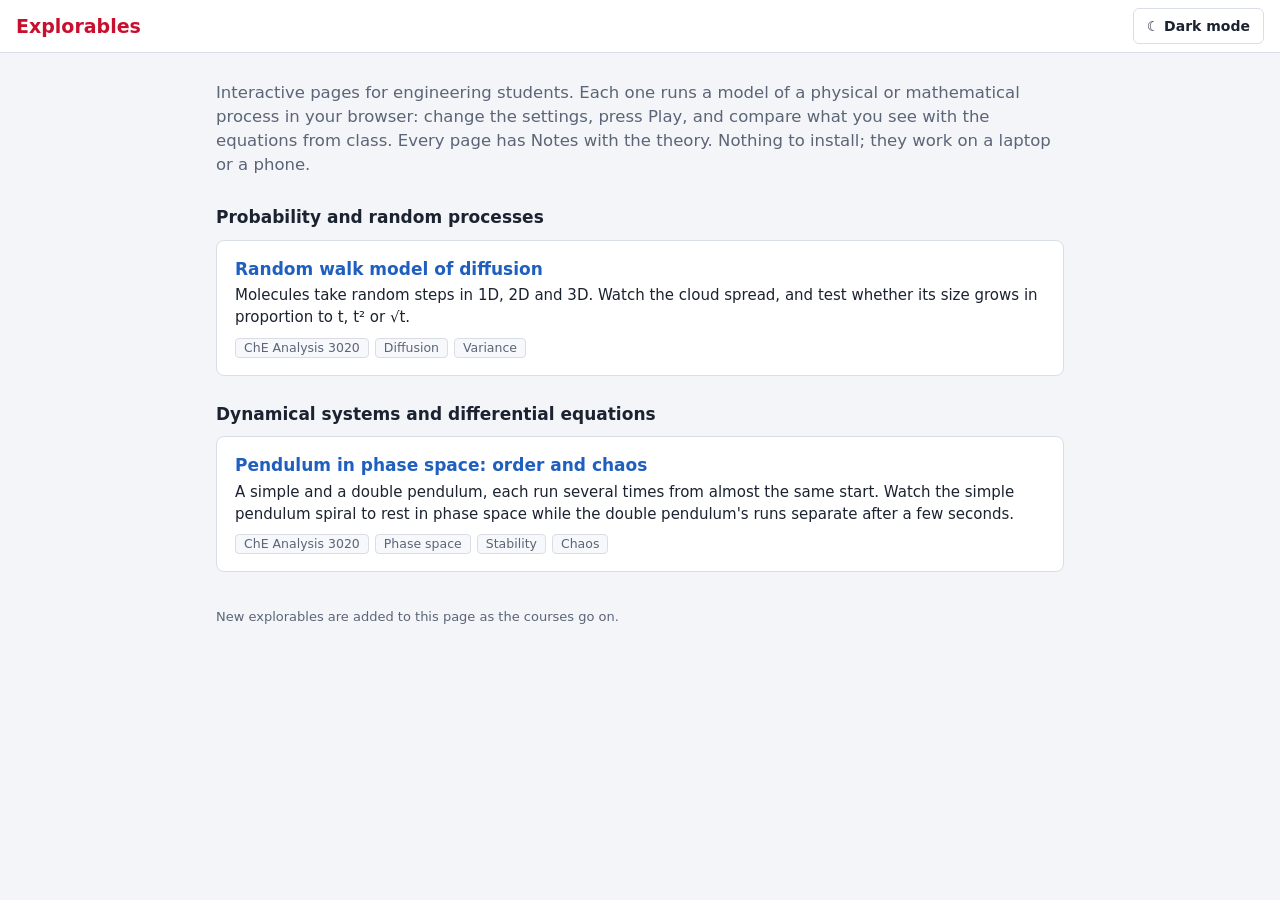
<file: index.html>
<!doctype html>
<html lang="en">
<head>
<meta charset="utf-8">
<meta name="viewport" content="width=device-width,initial-scale=1">
<title>Explorables</title>
<meta name="description" content="Interactive pages that let you change a model and watch what happens.">
<link rel="stylesheet" href="theme/explorables.css">
<script src="theme/explorables.js"></script>
<style>
main{max-width:calc(880px*var(--s));margin:0 auto;padding:28px 16px 56px}
.lead{margin:0 0 28px;color:var(--muted);font-size:calc(16.5px*var(--s))}
h2.group{font-size:calc(17px*var(--s));margin:26px 0 10px}
a.entry{display:block;background:var(--surface);border:1px solid var(--border);border-radius:var(--radius);padding:16px 18px;margin:0 0 12px;color:inherit;text-decoration:none}
a.entry:hover,a.entry:focus-visible{border-color:var(--primary)}
.entry h3{margin:0 0 4px;font-size:calc(17px*var(--s));color:var(--primary)}
.entry p{margin:0 0 8px}
.tag{display:inline-block;font-size:calc(12.5px*var(--s));background:var(--surface-2);border:1px solid var(--border);color:var(--muted);border-radius:4px;padding:0 8px;margin-right:6px}
footer{margin-top:36px;font-size:calc(13px*var(--s));color:var(--muted)}
</style>
</head>
<body>
<div class="xp-app">
  <header class="xp-header">
    <h1>Explorables</h1>
    <span class="xp-spacer"></span>
    <button class="btn btn-quiet xp-theme" type="button"></button>
  </header>
  <main>
    <p class="lead">Interactive pages for engineering students. Each one runs a model of a physical or mathematical process in your browser: change the settings, press Play, and compare what you see with the equations from class. Every page has Notes with the theory. Nothing to install; they work on a laptop or a phone.</p>

    <h2 class="group">Probability and random processes</h2>
    <a class="entry" href="random-walk-diffusion/">
      <h3>Random walk model of diffusion</h3>
      <p>Molecules take random steps in 1D, 2D and 3D. Watch the cloud spread, and test whether its size grows in proportion to t, t² or √t.</p>
      <span class="tag">ChE Analysis 3020</span><span class="tag">Diffusion</span><span class="tag">Variance</span>
    </a>

    <h2 class="group">Dynamical systems and differential equations</h2>
    <a class="entry" href="pendulum-phase-space/">
      <h3>Pendulum in phase space: order and chaos</h3>
      <p>A simple and a double pendulum, each run several times from almost the same start. Watch the simple pendulum spiral to rest in phase space while the double pendulum's runs separate after a few seconds.</p>
      <span class="tag">ChE Analysis 3020</span><span class="tag">Phase space</span><span class="tag">Stability</span><span class="tag">Chaos</span>
    </a>

    <footer>New explorables are added to this page as the courses go on.</footer>
  </main>
</div>
<script>XP.init();</script>
</body>
</html>
</file>
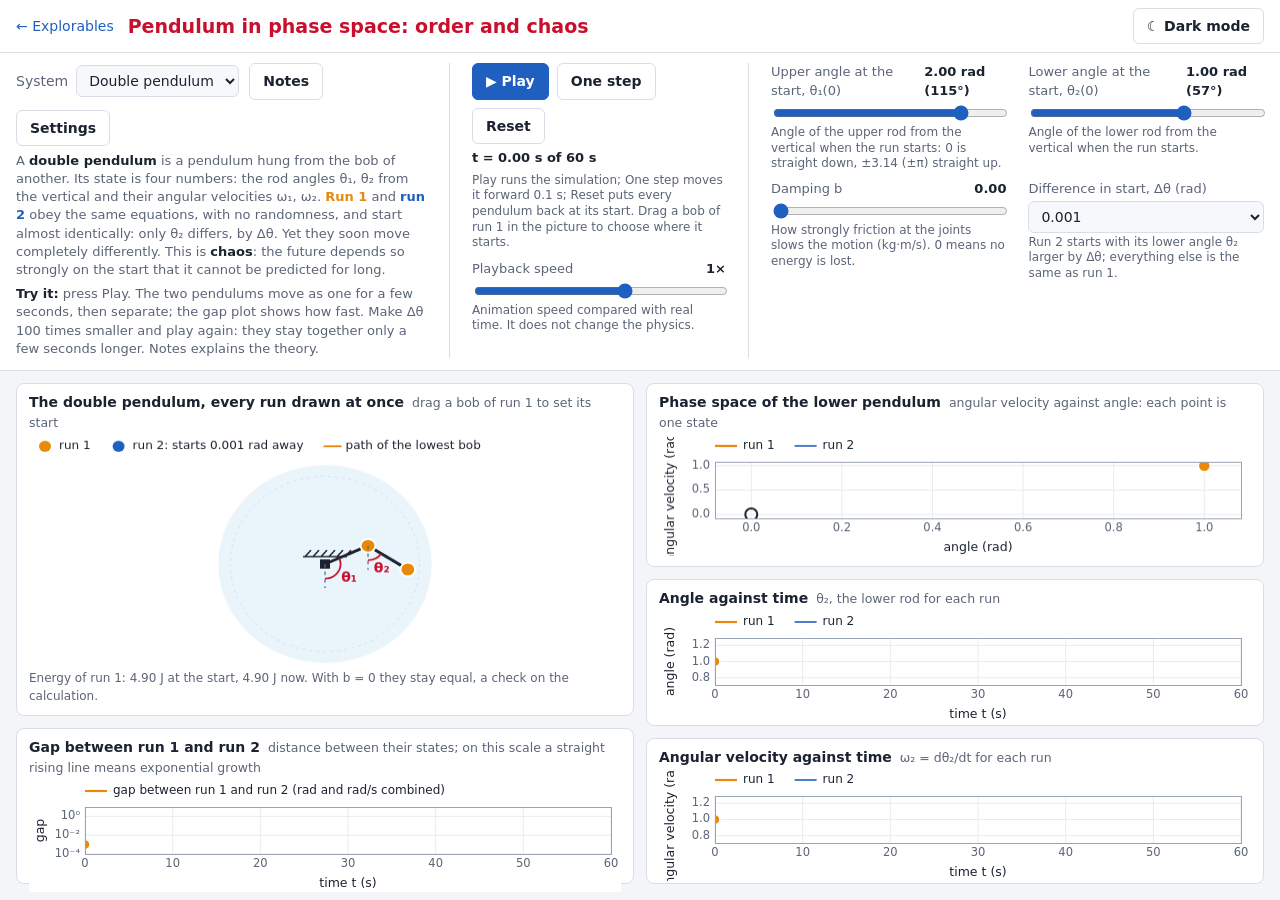
<file: pendulum-phase-space/index.html>
<!doctype html>
<html lang="en">
<head>
<meta charset="utf-8">
<meta name="viewport" content="width=device-width,initial-scale=1">
<title>Pendulum Phase Space</title>
<meta name="description" content="A simple and a double pendulum, each run twice from almost the same start: watch one stay predictable and the other become chaotic, in the picture and in phase space.">
<link rel="stylesheet" href="../theme/explorables.css">
<script src="../theme/explorables.js"></script>
<style>
.card.main canvas{cursor:grab}
.card.main canvas.drag{cursor:grabbing}
.card.phase{flex:1.3 1 0}
.card.main.grow{flex:2.3 1 0}
#energy{min-height:17px}
[data-mode].off{display:none!important}
.xp-dial select{width:100%}
@media (min-width:1000px){.xp-results .card canvas{min-height:110px}}
@media (max-width:999px){.card.phase,.card.main.grow{flex:none}}
</style>
</head>
<body>
<div class="xp-app fit">
  <header class="xp-header">
    <a class="xp-back" href="../">← Explorables</a>
    <h1>Pendulum in phase space: order and chaos</h1>
    <span class="xp-spacer"></span>
    <button class="btn btn-quiet xp-theme" type="button"></button>
  </header>

  <section class="xp-controls">
    <div class="xp-deck">
      <div class="xp-about">
        <div class="xp-row">
          <label class="xp-field">System
            <select id="mode"><option value="simple">Simple pendulum</option><option value="double" selected>Double pendulum</option></select>
          </label>
          <button class="btn" type="button" data-open="notes">Notes</button>
          <button class="btn" type="button" data-open="settings">Settings</button>
        </div>
        <p id="about"></p>
        <p id="try"></p>
      </div>
      <div class="xp-run">
        <div class="xp-run-buttons">
          <button class="btn btn-primary" type="button" id="play">▶ Play</button>
          <button class="btn" type="button" id="step">One step</button>
          <button class="btn" type="button" id="reset">Reset</button>
        </div>
        <span class="xp-status" id="status"></span>
        <span class="hint">Play runs the simulation; One step moves it forward 0.1 s; Reset puts every pendulum back at its start. Drag a bob of run 1 in the picture to choose where it starts.</span>
        <label class="xp-dial" style="max-width:none;flex:none;margin-top:4px"><span class="top">Playback speed<span class="val" id="speedV"></span></span><input type="range" id="speed" min="0" max="5" step="1" value="3"><span class="hint">Animation speed compared with real time. It does not change the physics.</span></label>
      </div>
      <div class="xp-dialgrid">
        <label class="xp-dial"><span class="top"><span id="th1Name"></span><span class="val" id="th1V"></span></span><input type="range" id="th1" min="-3.1" max="3.1" step="0.01" value="2"><span class="hint" id="th1Hint"></span></label>
        <label class="xp-dial" data-mode="double"><span class="top">Lower angle at the start, θ₂(0)<span class="val" id="th2V"></span></span><input type="range" id="th2" min="-3.1" max="3.1" step="0.01" value="1"><span class="hint">Angle of the lower rod from the vertical when the run starts.</span></label>
        <label class="xp-dial" data-mode="simple"><span class="top">Angular velocity at the start, ω(0)<span class="val" id="w0V"></span></span><input type="range" id="w0" min="-8" max="8" step="0.1" value="0"><span class="hint">How fast the pendulum turns when the run starts (rad/s).</span></label>
        <label class="xp-dial"><span class="top">Damping b<span class="val" id="bV"></span></span><input type="range" id="b" min="0" max="1" step="0.01" value="0"><span class="hint" id="bHint"></span></label>
        <label class="xp-dial"><span class="top">Difference in start, Δθ (rad)</span><select id="dth"></select><span class="hint" id="dthHint"></span></label>
      </div>
    </div>
  </section>

  <main class="xp-results">
    <div class="xp-col">
      <div class="card main grow"><h2 id="viewTitle"></h2><canvas id="view"></canvas><p class="cap" id="energy"></p></div>
      <div class="card grow">
        <h2>Gap between run 1 and run 2<span class="sub">distance between their states; on this scale a straight rising line means exponential growth</span></h2>
        <canvas id="cvG"></canvas>
      </div>
    </div>
    <div class="xp-col">
      <div class="card phase"><h2 id="phaseTitle"></h2><canvas id="cvP"></canvas></div>
      <div class="card grow"><h2 id="angTitle"></h2><canvas id="cvA"></canvas></div>
      <div class="card grow"><h2 id="velTitle"></h2><canvas id="cvW"></canvas></div>
    </div>
  </main>
</div>

<aside class="xp-panel" id="settings" aria-label="Settings">
  <header><h2>Settings</h2><span class="xp-spacer"></span><button class="btn" type="button" data-close>Close</button></header>
  <div class="body">
    <div class="opt"><label for="runs">Number of runs</label>
      <select id="runs"><option>1</option><option selected>2</option><option>5</option><option>10</option></select>
      <p class="hint">How many copies of the pendulum run at once. Each starts Δθ further than the one before; everything else is the same.</p></div>
    <div class="opt" data-mode="double"><label for="m1">Upper mass m₁ (kg): <b id="m1V"></b></label><input type="range" id="m1" min="0.2" max="3" step="0.1" value="1"></div>
    <div class="opt" data-mode="double"><label for="m2">Lower mass m₂ (kg): <b id="m2V"></b></label><input type="range" id="m2" min="0.2" max="3" step="0.1" value="1"></div>
    <div class="opt"><label for="l1"><span id="l1Name"></span>: <b id="l1V"></b></label><input type="range" id="l1" min="0.3" max="2" step="0.1" value="1"></div>
    <div class="opt" data-mode="double"><label for="l2">Lower rod length l₂ (m): <b id="l2V"></b></label><input type="range" id="l2" min="0.3" max="2" step="0.1" value="1"></div>
    <div class="opt"><label for="g">Gravitational acceleration g (m/s²)</label>
      <select id="g"><option value="9.81" selected>9.81 (Earth)</option><option value="1.62">1.62 (Moon)</option><option value="3.71">3.71 (Mars)</option><option value="24.79">24.79 (Jupiter)</option></select></div>
    <div class="opt" data-mode="double"><label for="w1">Upper angular velocity at the start, ω₁(0) (rad/s): <b id="w1V"></b></label><input type="range" id="w1" min="-6" max="6" step="0.1" value="1"></div>
    <div class="opt" data-mode="double"><label for="w2">Lower angular velocity at the start, ω₂(0) (rad/s): <b id="w2V"></b></label><input type="range" id="w2" min="-6" max="6" step="0.1" value="1"></div>
    <div class="opt"><label for="tmax">Length of the run (s)</label>
      <select id="tmax"><option>20</option><option selected>60</option><option>120</option></select></div>
    <div class="opt" data-mode="double"><label for="which">The plots show</label>
      <select id="which"><option value="2" selected>the lower pendulum: θ₂ and ω₂</option><option value="1">the upper pendulum: θ₁ and ω₁</option></select>
      <p class="hint">The double pendulum's state is four numbers, so its full phase space has four dimensions. The plots show two of them at a time.</p></div>
    <div class="opt"><label class="chk"><input type="checkbox" id="wrap"> Show angles between −π and π</label>
      <p class="hint">An angle of θ + 2π is the same position as θ. When a pendulum goes over the top, its angle keeps growing; ticked, every angle is brought back into −π to π, so the line jumps from one edge of the plot to the other.</p></div>
    <div class="opt"><label class="chk"><input type="checkbox" id="trail" checked> Show the path of the lowest bob over the last 3 s</label></div>
    <div class="opt"><label class="chk"><input type="checkbox" id="guides" checked> Show the vertical lines and the angles θ on run 1</label></div>
    <div class="opt" data-mode="simple"><label class="chk"><input type="checkbox" id="pred"> Show the small-angle prediction for run 1 (dashed)</label>
      <p class="hint">The solution of the equation with sin θ replaced by θ. Notes explains it. It is drawn only up to the present time of the run, beside the simulation.</p></div>
    <div class="opt" data-mode="simple"><label class="chk"><input type="checkbox" id="ahead"> Draw the prediction for the whole run in advance</label>
      <p class="hint">Shows where the prediction says run 1 will go before the simulation gets there. Works only with the prediction ticked.</p></div>
    <p class="hint">Changing any setting except the playback speed and what is shown starts a new run. Changing the system puts back that system's starting values.</p>
    <p class="hint">Keys: Space = play or pause, S = one step, R = reset.</p>
  </div>
</aside>

<aside class="xp-panel" id="notes" aria-label="Notes">
  <header><h2>Notes</h2><span class="xp-spacer"></span><button class="btn" type="button" data-close>Close</button></header>
  <div class="body notes">
    <h3>The question</h3>
    <p>If you know exactly how a pendulum starts, can you say where it will be one minute later? For a simple pendulum, yes. For a double pendulum, which is two pendulums joined end to end, the answer is no, even though its motion obeys equations with no randomness in them. This page runs each pendulum several times from starts that differ by a tiny angle Δθ, so you can see the difference.</p>

    <h3>Dynamical systems and phase space</h3>
    <p>A <b>dynamical system</b> is a system whose state changes with time according to a fixed rule, usually a set of differential equations. The <b>state</b> is the smallest set of numbers that fixes the whole future motion. For a pendulum, the state is its angle θ and its angular velocity ω = dθ/dt: knowing where it is but not how fast it moves is not enough.</p>
    <p><b>Phase space</b> is the space of all possible states. For the simple pendulum it is a plane with θ on one axis and ω on the other. As time passes, the state moves through phase space and traces a curve called a <b>trajectory</b>. A <b>critical point</b> is a state where every rate of change is zero, so a system placed exactly there stays there.</p>

    <h3>The simple pendulum</h3>
    <p>A bob hangs from a pivot on a rigid rod of length l with negligible mass. θ is the angle of the rod from the vertical. The weight mg has a part mg sin θ along the path of the bob, which pulls it back toward the bottom. With a resistance proportional to the angular velocity, Newton's second law for rotation gives the second-order ODE (ordinary differential equation):</p>
    <span class="eq">d²θ/dt² + b dθ/dt + (g/l) sin θ = 0</span>
    <p>g is the gravitational acceleration and b is the damping coefficient (unit 1/s), which says how strongly the resistance slows the motion. Writing ω = dθ/dt turns this into a system of two first-order ODEs, the form a computer solves:</p>
    <span class="eq">dθ/dt = ω<br>dω/dt = −bω − (g/l) sin θ</span>
    <p>The critical points are where ω = 0 and sin θ = 0: θ = 0 (hanging straight down) and θ = π (balanced straight up).</p>

    <h3>Small angles: a prediction to compare with</h3>
    <p>For small angles, sin θ ≈ θ, and the equation becomes linear: θ'' + bθ' + (g/l)θ = 0. Trying θ = e<sup>λt</sup> gives the characteristic equation and its roots (eigenvalues):</p>
    <span class="eq">λ² + bλ + g/l = 0 &nbsp;⇒&nbsp; λ = −b/2 ± i ω<sub>d</sub>, &nbsp; ω<sub>d</sub> = √(g/l − b²/4)</span>
    <p>So the pendulum swings at the angular frequency ω<sub>d</sub> inside an envelope e<sup>−bt/2</sup> that shrinks with time. With the starting values θ(0) and ω(0):</p>
    <span class="eq">θ(t) = e<sup>−bt/2</sup> [ θ(0) cos ω<sub>d</sub>t + ((ω(0) + bθ(0)/2) / ω<sub>d</sub>) sin ω<sub>d</sub>t ]</span>
    <p>Tick "Show the small-angle prediction" in Settings to draw this as a dashed curve on the simple pendulum's plots, up to the present time of the run. The eigenvalues classify the critical point θ = 0, ω = 0:</p>
    <ul>
      <li><b>b &gt; 0:</b> complex eigenvalues with a negative real part. The point is an <b>asymptotically stable spiral</b>: every nearby trajectory spirals into it.</li>
      <li><b>b = 0:</b> eigenvalues ±i√(g/l), purely imaginary. The trajectories are closed curves around the point, and the motion is periodic, with period T = 2π√(l/g) (2.006 s for l = 1 m on Earth).</li>
    </ul>
    <p>The prediction is exact only for small angles. A swing that starts at θ(0) = 1 rad, released from rest without damping, takes 2.14 s instead of 2.006 s, about 7% longer, so the simulation slowly falls behind the dashed curve. At θ(0) = 0.2 rad the difference is 0.25%.</p>

    <h3>The double pendulum</h3>
    <p>A second rod of length l<sub>2</sub> with a bob of mass m<sub>2</sub> hangs from the first bob (mass m<sub>1</sub>, rod length l<sub>1</sub>). θ<sub>1</sub> and θ<sub>2</sub> are the angles of the two rods from the vertical, and ω<sub>1</sub>, ω<sub>2</sub> their angular velocities. The equations of motion are two coupled second-order ODEs, with damping coefficients b<sub>1</sub> and b<sub>2</sub>:</p>
    <span class="eq">(m<sub>1</sub>+m<sub>2</sub>) l<sub>1</sub> θ̈<sub>1</sub> + m<sub>2</sub> l<sub>2</sub> θ̈<sub>2</sub> cos(θ<sub>1</sub>−θ<sub>2</sub>) + m<sub>2</sub> l<sub>2</sub> θ̇<sub>2</sub>² sin(θ<sub>1</sub>−θ<sub>2</sub>) + (m<sub>1</sub>+m<sub>2</sub>) g sin θ<sub>1</sub> + b<sub>1</sub>θ̇<sub>1</sub> = 0<br>
    m<sub>2</sub> l<sub>2</sub> θ̈<sub>2</sub> + m<sub>2</sub> l<sub>1</sub> θ̈<sub>1</sub> cos(θ<sub>1</sub>−θ<sub>2</sub>) − m<sub>2</sub> l<sub>1</sub> θ̇<sub>1</sub>² sin(θ<sub>1</sub>−θ<sub>2</sub>) + m<sub>2</sub> g sin θ<sub>2</sub> + b<sub>2</sub>θ̇<sub>2</sub> = 0</span>
    <p>A dot means a derivative with respect to time. The state is now four numbers (θ<sub>1</sub>, ω<sub>1</sub>, θ<sub>2</sub>, ω<sub>2</sub>), so the system becomes four first-order ODEs: dθ<sub>1</sub>/dt = ω<sub>1</sub>, dθ<sub>2</sub>/dt = ω<sub>2</sub>, and the two equations above solved for the two angular accelerations. Writing Δ = θ<sub>1</sub> − θ<sub>2</sub> and M = m<sub>1</sub> + m<sub>2</sub>:</p>
    <span class="eq">dω<sub>1</sub>/dt = [ −m<sub>2</sub>l<sub>1</sub>ω<sub>1</sub>² sinΔ cosΔ − m<sub>2</sub>l<sub>2</sub>ω<sub>2</sub>² sinΔ + m<sub>2</sub>g sinθ<sub>2</sub> cosΔ − Mg sinθ<sub>1</sub> − b<sub>1</sub>ω<sub>1</sub> + b<sub>2</sub>ω<sub>2</sub> cosΔ ] / [ l<sub>1</sub>(m<sub>1</sub> + m<sub>2</sub> sin²Δ) ]<br><br>
    dω<sub>2</sub>/dt = [ Ml<sub>1</sub>ω<sub>1</sub>² sinΔ + m<sub>2</sub>l<sub>2</sub>ω<sub>2</sub>² sinΔ cosΔ + Mg sinθ<sub>1</sub> cosΔ − Mg sinθ<sub>2</sub> + b<sub>1</sub>ω<sub>1</sub> cosΔ − (M/m<sub>2</sub>) b<sub>2</sub>ω<sub>2</sub> ] / [ l<sub>2</sub>(m<sub>1</sub> + m<sub>2</sub> sin²Δ) ]</span>
    <p>This page uses b<sub>1</sub> = b<sub>2</sub> = b (unit kg·m/s). It solves the two second-order equations as a 2 × 2 linear system for θ̈<sub>1</sub> and θ̈<sub>2</sub> at every time step, which gives exactly these formulas. The time stepping uses the fourth-order Runge-Kutta method with a step of 1 ms. With b = 0 no energy is lost, and the line under the picture shows that the total energy stays at its starting value, which checks the calculation.</p>

    <h3>Chaos: sensitive dependence on the start</h3>
    <p>Both systems are <b>deterministic</b>: the same start always gives the same motion. The difference is what happens to two starts that are almost the same. In the simple pendulum, the gap between them stays about as small as it began, or shrinks with damping. In the double pendulum at large angles, the gap grows on average exponentially,</p>
    <span class="eq">δ(t) ≈ δ<sub>0</sub> e<sup>λt</sup></span>
    <p>where δ<sub>0</sub> is the gap at the start and λ, the <b>Lyapunov exponent</b>, is the average rate at which nearby trajectories separate. The gap stops growing only when it is as large as the motion itself. A system with this behaviour is called <b>chaotic</b>. The time for which a prediction stays within a tolerance δ<sub>tol</sub> is</p>
    <span class="eq">t<sub>p</sub> ≈ (1/λ) ln(δ<sub>tol</sub> / δ<sub>0</sub>)</span>
    <p>Because the start enters only through a logarithm, measuring it 1000 times more precisely adds only the fixed amount ln(1000)/λ to the time of a good prediction. The gap plot shows δ(t) on a logarithmic scale, where exponential growth is a straight rising line.</p>
    <p>The double pendulum is not always chaotic. At small angles it swings in a regular pattern and nearby starts stay together. Damping also ends the chaos in time, because it removes energy until the swings are small.</p>

    <h3>What to look for</h3>
    <ol>
      <li>Simple pendulum, default settings: both runs spiral into the critical point θ = 0, ω = 0 (the open circle in phase space), and the gap stays small. Set b = 0: the trajectory becomes a closed curve, and the motion repeats.</li>
      <li>Simple pendulum, θ(0) = 0.2, with the small-angle prediction ticked in Settings: the simulation and the dashed prediction agree. Set θ(0) = 2: the swings take longer than predicted, and the curves drift apart.</li>
      <li>Simple pendulum, ω(0) = 6.5 rad/s with b = 0 and θ(0) = 0: the pendulum goes over the top and keeps turning; ω never reaches zero. Try 6.2 rad/s: now it swings back. The boundary between the two is the curve in phase space through the point θ = π, ω = 0.</li>
      <li>Double pendulum, default settings: the two runs look identical for several seconds, then move completely differently. The gap rises along a rough straight line on the logarithmic scale before levelling off.</li>
      <li>Make Δθ 10 or 100 times smaller: the runs stay together only a few seconds longer.</li>
      <li>Double pendulum with θ₁(0) = θ₂(0) = 0.2: the motion is regular and the gap stays small. Large angles are needed for chaos.</li>
      <li>Set 10 runs: in the simple pendulum all 10 move as a tight group; in the double pendulum the group spreads across the whole picture.</li>
    </ol>

    <h3>Practical problem: stability and prediction</h3>
    <ol type="a">
      <li>Write the simple pendulum with g/l = 9.81 s⁻² and b = 0.1 s⁻¹ as a system of first-order ODEs and find its critical points.</li>
      <li>Near θ = 0, sin θ ≈ θ. Find the eigenvalues and classify the critical point θ = 0, ω = 0.</li>
      <li>Near θ = π, write θ = π + φ, so that sin θ ≈ −φ. Find the eigenvalues and classify the critical point θ = π, ω = 0.</li>
      <li>In a double pendulum the gap between two runs grows as δ(t) = δ<sub>0</sub> e<sup>λt</sup> with λ = 2 s⁻¹. The start is known to δ<sub>0</sub> = 10⁻³ rad. How long until the gap reaches 1 rad? How long if the start is known 1000 times more precisely?</li>
    </ol>
    <details><summary>Show the solution</summary>
      <p><b>(a)</b> dθ/dt = ω and dω/dt = −0.1ω − 9.81 sin θ. Both are zero when ω = 0 and sin θ = 0, so the critical points are (θ, ω) = (0, 0) and (π, 0), and the same points shifted by whole turns 2π.</p>
      <p><b>(b)</b> The linear system is dθ/dt = ω, dω/dt = −9.81θ − 0.1ω, with matrix A = [0 1; −9.81 −0.1]. The characteristic equation det(A − λI) = 0 is λ² + 0.1λ + 9.81 = 0, so λ = −0.05 ± i√(9.81 − 0.0025) = −0.05 ± 3.132i. The eigenvalues are complex with a negative real part: an asymptotically stable spiral. The pendulum swings with angular frequency 3.132 rad/s while the swings shrink as e<sup>−0.05t</sup>.</p>
      <p><b>(c)</b> With θ = π + φ, dφ/dt = ω and dω/dt = −0.1ω − 9.81 sin(π + φ) ≈ −0.1ω + 9.81φ. The characteristic equation is λ² + 0.1λ − 9.81 = 0, so λ = (−0.1 ± √(0.01 + 39.24))/2, giving λ = 3.082 and λ = −3.182. One eigenvalue is positive and one negative: an unstable saddle point. A pendulum balanced upright falls away at the slightest disturbance.</p>
      <p><b>(d)</b> Solve δ<sub>0</sub>e<sup>λt</sup> = 1 for t: t = ln(1/δ<sub>0</sub>)/λ = ln(1000)/2 = 3.45 s. With δ<sub>0</sub> = 10⁻⁶ rad, t = ln(10⁶)/2 = 6.91 s. A start known 1000 times more precisely gives a prediction that lasts only twice as long.</p>
    </details>
    <p class="src">Based on the ChE Analysis 3020 lecture notes on dynamical systems and phase space.</p>
  </div>
</aside>

<script>
(function(){
'use strict';
const fmt=XP.fmt, setup=XP.setup;
const $=id=>document.getElementById(id);
const SPEEDS=[0.1,0.25,0.5,1,2,4];
const DTHS=[0.00001,0.0001,0.001,0.01,0.05,0.1,0.2,0.5];
const DEFAULTS={
  simple:{th1:1,w0:0,b:0.1,dth:0.01,runs:2},
  double:{th1:2,th2:1,w1:1,w2:1,b:0,dth:0.001,runs:2}
};
const wrapA=a=>a-2*Math.PI*Math.round(a/(2*Math.PI));
const deg=a=>Math.round(a*180/Math.PI);

/* ---------- the pendulum model ---------- */
/* state of one run: [θ1, ω1, θ2, ω2]; the simple pendulum uses only θ1 and ω1 */
class Sim{
  constructor(o){
    Object.assign(this,o);           // mode, m1, m2, l1, l2, g, b, tmax, starts
    this.h=0.001; this.rec=20;       // time step 1 ms; one recorded point every 20 steps = 0.02 s
    this.t=0; this.steps=0;
    this.S=this.starts.map(s=>Float64Array.from(s));
    this.k=[0,1,2,3,4].map(()=>new Float64Array(4));
    this.H={t:[0],runs:this.S.map(s=>({th1:[s[0]],w1:[s[1]],th2:[s[2]],w2:[s[3]]}))};
    this.E0=this.energy(this.S[0]);
  }
  deriv(s,o){
    const g=this.g,b=this.b;
    if(this.mode==='simple'){o[0]=s[1]; o[1]=-b*s[1]-(g/this.l1)*Math.sin(s[0]); o[2]=0; o[3]=0; return;}
    const m1=this.m1,m2=this.m2,l1=this.l1,l2=this.l2,M=m1+m2;
    const [t1,w1,t2,w2]=s, D=t1-t2, c=Math.cos(D), sn=Math.sin(D);
    // the two second-order equations as a 2x2 linear system A [θ1'', θ2''] = r
    const a11=M*l1, a12=m2*l2*c, a21=m2*l1*c, a22=m2*l2;
    const r1=-m2*l2*w2*w2*sn-M*g*Math.sin(t1)-b*w1;
    const r2= m2*l1*w1*w1*sn-m2*g*Math.sin(t2)-b*w2;
    const det=a11*a22-a12*a21;
    o[0]=w1; o[1]=(r1*a22-a12*r2)/det; o[2]=w2; o[3]=(a11*r2-a21*r1)/det;
  }
  rk4(s){
    const h=this.h,[k1,k2,k3,k4,tmp]=this.k;
    this.deriv(s,k1); for(let i=0;i<4;i++) tmp[i]=s[i]+h/2*k1[i];
    this.deriv(tmp,k2); for(let i=0;i<4;i++) tmp[i]=s[i]+h/2*k2[i];
    this.deriv(tmp,k3); for(let i=0;i<4;i++) tmp[i]=s[i]+h*k3[i];
    this.deriv(tmp,k4); for(let i=0;i<4;i++) s[i]+=h/6*(k1[i]+2*k2[i]+2*k3[i]+k4[i]);
  }
  /* total energy: J for the double pendulum; per kilogram of bob (J/kg) for the simple one, whose equation has no mass */
  energy(s){
    const g=this.g,l1=this.l1;
    if(this.mode==='simple') return 0.5*l1*l1*s[1]*s[1]+g*l1*(1-Math.cos(s[0]));
    const m1=this.m1,m2=this.m2,l2=this.l2,M=m1+m2,[t1,w1,t2,w2]=s;
    return 0.5*M*l1*l1*w1*w1+0.5*m2*l2*l2*w2*w2+m2*l1*l2*w1*w2*Math.cos(t1-t2)-M*g*l1*Math.cos(t1)-m2*g*l2*Math.cos(t2);
  }
  get done(){return this.t>=this.tmax-1e-9;}
  advance(dt){
    const n=Math.round(dt/this.h);
    for(let j=0;j<n&&!this.done;j++){
      for(const s of this.S) this.rk4(s);
      this.steps++; this.t=this.steps*this.h;
      if(this.steps%this.rec===0){
        this.H.t.push(this.t);
        this.S.forEach((s,i)=>{const r=this.H.runs[i]; r.th1.push(s[0]); r.w1.push(s[1]); r.th2.push(s[2]); r.w2.push(s[3]);});
      }
    }
  }
  gap(i){ // distance in phase space between run 1 and run 2 at recorded point i
    const a=this.H.runs[0],b=this.H.runs[1];
    const d=[a.th1[i]-b.th1[i],a.w1[i]-b.w1[i],a.th2[i]-b.th2[i],a.w2[i]-b.w2[i]];
    return Math.hypot(...d);
  }
}

/* the small-angle solution of the simple pendulum for run 1: [θ(t), ω(t)] */
function smallAngle(sim,t){
  const b=sim.b,w2=sim.g/sim.l1,th0=sim.starts[0][0],om0=sim.starts[0][1],a=b/2;
  const disc=w2-a*a;
  if(disc>1e-12){
    const wd=Math.sqrt(disc),C=th0,D=(om0+a*th0)/wd,e=Math.exp(-a*t),c=Math.cos(wd*t),s=Math.sin(wd*t);
    return [e*(C*c+D*s), e*((-a*C+D*wd)*c+(-a*D-C*wd)*s)];
  }
  if(disc<-1e-12){
    const q=Math.sqrt(-disc),r1=-a+q,r2=-a-q,A=(om0-r2*th0)/(r1-r2),B=th0-A;
    return [A*Math.exp(r1*t)+B*Math.exp(r2*t), A*r1*Math.exp(r1*t)+B*r2*Math.exp(r2*t)];
  }
  const B=om0+a*th0,e=Math.exp(-a*t); return [e*(th0+B*t), e*(B-a*(th0+B*t))];
}

/* ---------- the explorable ---------- */
class App{
  constructor(){
    this.mode='double'; this.playing=false; this.drag=null; this.last=null;
    $('dth').innerHTML=DTHS.map(v=>`<option value="${v}">${v}</option>`).join('');
    this.bind(); this.applyMode(true);
  }
  bind(){
    $('play').onclick=()=>this.togglePlay();
    $('step').onclick=()=>{this.setPlaying(false); this.sim.advance(0.1); this.dirty=true;};
    $('reset').onclick=()=>this.rebuild();
    $('mode').addEventListener('change',()=>{this.mode=$('mode').value; this.applyMode(true);});
    $('speed').addEventListener('input',()=>this.labels());
    for(const id of ['th1','th2','w0','b','m1','m2','l1','l2','w1','w2']) $(id).addEventListener('input',()=>this.rebuild());
    for(const id of ['dth','runs','g','tmax']) $(id).addEventListener('change',()=>this.rebuild());
    for(const id of ['which','wrap','trail','guides','pred','ahead']) $(id).addEventListener('change',()=>{this.lim={}; this.applyMode(false); this.dirty=true;});
    window.addEventListener('resize',()=>{this.dirty=true;});
    XP.onTheme(()=>{this.dirty=true;});
    document.addEventListener('keydown',e=>{
      if(XP.panelOpen&&XP.panelOpen()) return;
      const t=e.target; if(t.tagName==='SELECT'||(t.tagName==='INPUT'&&t.type!=='checkbox'&&t.type!=='range')) return;
      if(e.code==='Space'){e.preventDefault(); this.togglePlay();}
      else if(e.key==='s'||e.key==='S') $('step').click();
      else if(e.key==='r'||e.key==='R') this.rebuild();
    });
    document.addEventListener('click',e=>{const t=e.target; if(t.tagName==='BUTTON'||(t.tagName==='INPUT'&&t.type==='checkbox')) setTimeout(()=>t.blur(),0);});
    // dragging a bob of run 1 sets where it starts
    const cv=$('view');
    cv.addEventListener('pointerdown',e=>{
      const r=cv.getBoundingClientRect(), s=XP.scale(), x=(e.clientX-r.left)/s, y=(e.clientY-r.top)/s, G=this.geom; if(!G) return;
      const P=this.bobs(this.sim.S[0]); let best=null,bd=28;
      P.forEach((p,i)=>{const d=Math.hypot(G.X(p[0])-x,G.Y(p[1])-y); if(d<bd){bd=d; best=i;}});
      if(best===null) return;
      this.drag=best; this.setPlaying(false); cv.classList.add('drag'); cv.setPointerCapture(e.pointerId); this.dragTo(x,y);
    });
    cv.addEventListener('pointermove',e=>{if(this.drag===null) return; const r=cv.getBoundingClientRect(), s=XP.scale(); this.dragTo((e.clientX-r.left)/s,(e.clientY-r.top)/s);});
    const up=()=>{this.drag=null; cv.classList.remove('drag');};
    cv.addEventListener('pointerup',up); cv.addEventListener('pointercancel',up);
  }
  dragTo(x,y){
    const G=this.geom; if(!G) return;
    const wx=G.ix(x), wy=G.iy(y);
    let ox=0,oy=0;
    if(this.drag===1){const p=this.bobs(this.sim.S[0])[0]; ox=p[0]; oy=p[1];}
    let a=Math.atan2(wx-ox,-(wy-oy)); a=Math.max(-3.1,Math.min(3.1,a));
    const id=this.drag===0?'th1':'th2';
    $(id).value=a.toFixed(2);
    this.rebuild();
  }
  applyMode(reset){
    const m=this.mode, dbl=m==='double';
    document.querySelectorAll('[data-mode]').forEach(el=>el.classList.toggle('off',el.dataset.mode!==m));
    if(reset){
      const D=DEFAULTS[m];
      for(const k of ['th1','th2','w0','b','w1','w2']) if(D[k]!==undefined) $(k).value=D[k];
      $('dth').value=String(D.dth); $('runs').value=String(D.runs);
    }
    const w=dbl?$('which').value:'1';
    $('th1Name').textContent=dbl?'Upper angle at the start, θ₁(0)':'Angle at the start, θ(0)';
    $('th1Hint').textContent=(dbl?'Angle of the upper rod from the vertical':'Angle of the rod from the vertical')+' when the run starts: 0 is straight down, ±3.14 (±π) straight up.';
    $('bHint').textContent=dbl?'How strongly friction at the joints slows the motion (kg·m/s). 0 means no energy is lost.':'How strongly friction slows the motion (1/s). 0 means no energy is lost.';
    $('dthHint').textContent=dbl?'Run 2 starts with its lower angle θ₂ larger by Δθ; everything else is the same as run 1.':'Run 2 starts with its angle θ larger by Δθ; everything else is the same as run 1.';
    $('l1Name').textContent=dbl?'Upper rod length l₁ (m)':'Rod length l (m)';
    const sub=dbl?(w==='2'?'θ₂ and ω₂ of the lower pendulum':'θ₁ and ω₁ of the upper pendulum'):'θ and ω';
    const nm=dbl?(w==='2'?'lower pendulum':'upper pendulum'):'pendulum';
    $('viewTitle').innerHTML=dbl?'The double pendulum, every run drawn at once<span class="sub">drag a bob of run 1 to set its start</span>':'The simple pendulum, every run drawn at once<span class="sub">drag the bob of run 1 to set its start</span>';
    $('phaseTitle').innerHTML=`Phase space of the ${nm}<span class="sub">angular velocity against angle: each point is one state</span>`;
    $('angTitle').innerHTML=`Angle against time<span class="sub">${dbl?(w==='2'?'θ₂, the lower rod':'θ₁, the upper rod'):'θ'} for each run</span>`;
    $('velTitle').innerHTML=`Angular velocity against time<span class="sub">${dbl?(w==='2'?'ω₂ = dθ₂/dt':'ω₁ = dθ₁/dt'):'ω = dθ/dt'} for each run</span>`;
    $('about').innerHTML=dbl
      ?'A <b>double pendulum</b> is a pendulum hung from the bob of another. Its state is four numbers: the rod angles θ₁, θ₂ from the vertical and their angular velocities ω₁, ω₂. <span style="color:var(--measured);font-weight:700">Run 1</span> and <span style="color:var(--c1);font-weight:700">run 2</span> obey the same equations, with no randomness, and start almost identically: only θ₂ differs, by Δθ. Yet they soon move completely differently. This is <b>chaos</b>: the future depends so strongly on the start that it cannot be predicted for long.'
      :'A <b>simple pendulum</b> is a mass on a rod of length l swinging about a pivot. Its state is two numbers: the rod angle θ from the vertical and the angular velocity ω = dθ/dt. <span style="color:var(--measured);font-weight:700">Run 1</span> and <span style="color:var(--c1);font-weight:700">run 2</span> start with angles that differ by Δθ. <b>Phase space</b> plots ω against θ, so each state is one point and the motion is a path of points.';
    $('try').innerHTML=dbl
      ?'<b>Try it:</b> press Play. The two pendulums move as one for a few seconds, then separate; the gap plot shows how fast. Make Δθ 100 times smaller and play again: they stay together only a few seconds longer. Notes explains the theory.'
      :'<b>Try it:</b> press Play. Both runs stay together and spiral into the resting state θ = 0, ω = 0. Set the damping b to 0 and the path becomes a closed loop. Then choose the double pendulum. Notes explains the theory.';
    if(reset) this.rebuild(); else this.labels();
  }
  labels(){
    const v=id=>+$(id).value, rad=id=>`${v(id).toFixed(2)} rad (${deg(v(id))}°)`;
    $('th1V').textContent=rad('th1'); $('th2V').textContent=rad('th2');
    $('w0V').textContent=v('w0').toFixed(1)+' rad/s'; $('bV').textContent=v('b').toFixed(2);
    $('speedV').textContent=SPEEDS[v('speed')]+'×';
    for(const id of ['m1','m2','l1','l2']) $(id+'V').textContent=v(id).toFixed(1);
    for(const id of ['w1','w2']) $(id+'V').textContent=v(id).toFixed(1);
  }
  rebuild(){
    this.labels();
    const v=id=>+$(id).value, dbl=this.mode==='double', n=v('runs'), dth=v('dth');
    const starts=[];
    for(let i=0;i<n;i++){
      starts.push(dbl?[v('th1'),v('w1'),v('th2')+i*dth,v('w2')]:[v('th1')+i*dth,v('w0'),0,0]);
    }
    this.sim=new Sim({mode:this.mode,m1:v('m1'),m2:v('m2'),l1:v('l1'),l2:v('l2'),g:v('g'),b:v('b'),tmax:v('tmax'),starts});
    this.lim={}; this.dirty=true;
  }
  setPlaying(p){this.playing=p; $('play').textContent=p?'❚❚ Pause':'▶ Play';}
  togglePlay(){if(!this.playing&&this.sim.done) this.rebuild(); this.setPlaying(!this.playing); this.last=null;}
  frame(ts){
    if(this.playing){
      const dtw=this.last===null?1/60:Math.min(0.05,(ts-this.last)/1000);
      this.sim.advance(dtw*SPEEDS[+$('speed').value]);
      if(this.sim.done) this.setPlaying(false);
      this.dirty=true;
    }
    this.last=ts;
    if(this.dirty){this.drawAll(); this.dirty=false;}
  }
  colors(P,n){
    if(n<=6) return [P.measured,P.c1,P.c2,P.c3,P.c4,P.c5].slice(0,n);
    const dark=XP.theme==='dark', out=[];
    for(let i=0;i<n;i++) out.push(`hsl(${Math.round(90+250*(i-2)/(n-3))},70%,${dark?62:42}%)`);
    out[0]=P.measured; out[1]=P.c1;   // run 1 orange and run 2 blue at every number of runs, as the text at the top says
    return out;
  }
  bobs(s){ // positions of the bobs in metres, pivot at (0, 0), y upward
    const S=this.sim, x1=S.l1*Math.sin(s[0]), y1=-S.l1*Math.cos(s[0]);
    if(S.mode==='simple') return [[x1,y1]];
    return [[x1,y1],[x1+S.l2*Math.sin(s[2]),y1-S.l2*Math.cos(s[2])]];
  }
  drawAll(){
    const S=this.sim;
    $('status').textContent=`t = ${S.t.toFixed(2)} s of ${S.tmax} s`;
    this.drawView(); this.drawPhase(); this.drawTime('A'); this.drawTime('W'); this.drawGap();
    const unit=S.mode==='simple'?'J/kg':'J', E=S.energy(S.S[0]);
    $('energy').innerHTML=`Energy of run 1${S.mode==='simple'?' per kg of bob':''}: ${fmt(S.E0)} ${unit} at the start, ${fmt(E)} ${unit} now. `+(S.b===0?'With b = 0 they stay equal, a check on the calculation.':'Damping removes energy.');
  }

  /* ---- the main picture: every run's pendulum ---- */
  drawView(){
    const g=setup($('view')); if(!g) return; const {ctx,w,h}=g, P=XP.palette(), F=P.font, S=this.sim, n=S.S.length;
    const C=this.colors(P,n);
    ctx.fillStyle=P.bg; ctx.fillRect(0,0,w,h);
    const kh=this.keyLayout(ctx,P,w-16).rows*17+10;
    const top=kh+4, ah=h-top-4, R=(S.mode==='double'?S.l1+S.l2:S.l1)*1.12;
    const sc=Math.min(w-8,ah)/(2*R), cx=w/2, cy=top+ah/2;
    const X=x=>cx+x*sc, Y=y=>cy-y*sc;
    this.geom={X,Y,ix:px=>(px-cx)/sc,iy:py=>-(py-cy)/sc};
    // the region the pendulum can reach
    ctx.fillStyle=P.field; ctx.beginPath(); ctx.arc(cx,cy,R/1.12*sc+12,0,2*Math.PI); ctx.fill();
    ctx.strokeStyle=P.fieldGrid; ctx.lineWidth=1; ctx.setLineDash([3,4]);
    ctx.beginPath(); ctx.arc(cx,cy,R/1.12*sc,0,2*Math.PI); ctx.stroke(); ctx.setLineDash([]);
    // ceiling hatch above the pivot
    ctx.strokeStyle=P.text; ctx.lineWidth=1.5; ctx.beginPath(); ctx.moveTo(cx-22,cy-8); ctx.lineTo(cx+22,cy-8);
    for(let k=-20;k<=20;k+=8){ctx.moveTo(cx+k,cy-8); ctx.lineTo(cx+k+6,cy-15);} ctx.stroke();
    // paths of the lowest bob over the last 3 s, from the recorded points
    const H=S.H, iEnd=H.t.length-1, i0=Math.max(0,iEnd-150);
    if($('trail').checked){
      for(let r=n-1;r>=0;r--){
        const run=H.runs[r]; ctx.strokeStyle=C[r]; ctx.lineWidth=r===0?2:1.6;
        for(let i=i0;i<iEnd;i++){
          const a=this.bobs([run.th1[i],0,run.th2[i],0]), b=this.bobs([run.th1[i+1],0,run.th2[i+1],0]);
          const p=a[a.length-1], q=b[b.length-1];
          ctx.globalAlpha=(r===0?0.75:0.5)*(i-i0+1)/(iEnd-i0+1);
          ctx.beginPath(); ctx.moveTo(X(p[0]),Y(p[1])); ctx.lineTo(X(q[0]),Y(q[1])); ctx.stroke();
        }
      }
      ctx.globalAlpha=1;
    }
    // the pendulums, run 1 last so that it is on top
    const rad=m=>Math.max(6,Math.min(16,0.07*R*sc*Math.cbrt(m)));
    for(let r=n-1;r>=0;r--){
      const pts=this.bobs(S.S[r]), main=r===0;
      ctx.globalAlpha=main?1:(n>2?0.6:0.8);
      ctx.strokeStyle=main?P.text:C[r]; ctx.lineWidth=main?3:2.2;
      ctx.beginPath(); ctx.moveTo(cx,cy); pts.forEach(p=>ctx.lineTo(X(p[0]),Y(p[1]))); ctx.stroke();
      pts.forEach((p,i)=>{
        const m=S.mode==='simple'?1:(i===0?S.m1:S.m2);
        ctx.fillStyle=C[r]; ctx.strokeStyle=P.bg; ctx.lineWidth=2;
        ctx.beginPath(); ctx.arc(X(p[0]),Y(p[1]),rad(m),0,2*Math.PI); ctx.fill(); ctx.stroke();
      });
    }
    ctx.globalAlpha=1;
    // pivot
    ctx.fillStyle=P.text; ctx.fillRect(cx-5,cy-5,10,10);
    // vertical guide lines and the angles of run 1, as in the lecture figure
    if($('guides').checked){
      const s=S.S[0], pts=this.bobs(s), L=Math.min(S.l1,S.mode==='double'?S.l2:S.l1)*0.55*sc;
      const angle=(ox,oy,th,label)=>{
        ctx.strokeStyle=P.muted; ctx.lineWidth=1.2; ctx.setLineDash([4,4]);
        ctx.beginPath(); ctx.moveTo(ox,oy); ctx.lineTo(ox,oy+L); ctx.stroke(); ctx.setLineDash([]);
        const a=wrapA(th), ra=L*0.6;
        ctx.strokeStyle=P.accent; ctx.lineWidth=1.8; ctx.beginPath();
        if(a>=0) ctx.arc(ox,oy,ra,Math.PI/2,Math.PI/2-a,true); else ctx.arc(ox,oy,ra,Math.PI/2,Math.PI/2-a,false);
        ctx.stroke();
        const mid=Math.PI/2-a/2; ctx.fillStyle=P.accent; ctx.font='bold 14px '+F; ctx.textAlign='center'; ctx.textBaseline='middle';
        ctx.fillText(label,ox+(ra+13)*Math.cos(mid),oy+(ra+13)*Math.sin(mid));
      };
      angle(cx,cy,s[0],S.mode==='double'?'θ₁':'θ');
      if(S.mode==='double') angle(X(pts[0][0]),Y(pts[0][1]),s[2],'θ₂');
    }
    this.key(ctx,P,8,10,w-16,C);
  }
  keyLayout(ctx,P,maxW){
    ctx.font='12px '+P.font;
    const n=this.sim.S.length, dth=$('dth').value, it=[{k:'run',r:0,label:'run 1'}];
    if(n===2) it.push({k:'run',r:1,label:`run 2: starts ${dth} rad away`});
    else if(n>2) it.push({k:'runs',label:`runs 2 to ${n}: each starts ${dth} rad further`});
    if($('trail').checked) it.push({k:'trail',label:'path of the lowest bob'});
    let x=0,row=0;
    for(const i of it){i.w=26+ctx.measureText(i.label).width+16; if(x>0&&x+i.w>maxW){row++; x=0;} i.x=x; i.row=row; x+=i.w;}
    return {it,rows:row+1};
  }
  key(ctx,P,x0,y0,maxW,C){
    const {it}=this.keyLayout(ctx,P,maxW);
    ctx.textAlign='left'; ctx.textBaseline='middle';
    for(const i of it){
      const x=x0+i.x, y=y0+i.row*17;
      if(i.k==='run'){ctx.fillStyle=C[i.r]; ctx.beginPath(); ctx.arc(x+8,y,6,0,2*Math.PI); ctx.fill();}
      else if(i.k==='runs'){for(let j=1;j<Math.min(4,C.length);j++){ctx.fillStyle=C[j]; ctx.beginPath(); ctx.arc(x+2+j*5,y,4,0,2*Math.PI); ctx.fill();}}
      else{ctx.strokeStyle=C[0]; ctx.lineWidth=2; ctx.beginPath(); ctx.moveTo(x,y); ctx.lineTo(x+18,y); ctx.stroke();}
      ctx.fillStyle=P.text; ctx.fillText(i.label,x+22,y);
    }
  }

  /* ---- the plotted quantities ---- */
  which(){return this.mode==='double'?$('which').value:'1';}
  track(r){ // run r's recorded {t, th, om} for the pendulum shown; angles brought into −π..π if asked, with a NaN at each jump so the line breaks there
    const H=this.sim.H, run=H.runs[r], w=this.which(), TH=run['th'+w], OM=run['w'+w];
    if(!$('wrap').checked) return {t:H.t,th:TH,om:OM};
    const t=[],th=[],om=[]; let prev=null;
    for(let i=0;i<TH.length;i++){
      const a=wrapA(TH[i]);
      if(prev!==null&&Math.abs(a-prev)>Math.PI){t.push(NaN); th.push(NaN); om.push(NaN);}
      t.push(H.t[i]); th.push(a); om.push(OM[i]); prev=a;
    }
    return {t,th,om};
  }
  runLabel(r,n){return r===0?'run 1':(r===1?(n===2?'run 2':'runs 2 to '+n):'');}
  grow(key,lo,hi,minSpan){ // plot limits that only widen during a run, so the axes do not jump about
    const L=this.lim[key]||{lo:Infinity,hi:-Infinity};
    L.lo=Math.min(L.lo,lo); L.hi=Math.max(L.hi,hi);
    if(L.hi-L.lo<minSpan){const c=(L.hi+L.lo)/2; L.lo=c-minSpan/2; L.hi=c+minSpan/2;}
    this.lim[key]=L; const pad=(L.hi-L.lo)*0.08; return [L.lo-pad,L.hi+pad];
  }
  range(arrs){let lo=Infinity,hi=-Infinity; for(const a of arrs) for(const v of a) if(isFinite(v)){if(v<lo)lo=v; if(v>hi)hi=v;} return [lo,hi];}
  predOn(){return this.mode==='simple'&&$('pred').checked;}
  prediction(){ // small-angle prediction for run 1: up to the present time of the run, or the whole run when "in advance" is ticked
    const S=this.sim, tEnd=$('ahead').checked?S.tmax:S.t, ts=[],th=[],w=[];
    const n=Math.max(1,Math.ceil(600*tEnd/S.tmax));
    for(let i=0;i<=n;i++){const t=tEnd*i/n; const v=smallAngle(S,t); ts.push(t); th.push($('wrap').checked?wrapA(v[0]):v[0]); w.push(v[1]);}
    return {ts,th,w};
  }
  drawPhase(){
    const P=XP.palette(), S=this.sim, n=S.S.length, C=this.colors(P,n), wrap=$('wrap').checked;
    const xs=[],ys=[];
    for(let r=0;r<n;r++){const k=this.track(r); xs.push(k.th); ys.push(k.om);}
    const series=[]; let pr=null;
    if(this.predOn()){
      pr=this.prediction();
      series.push({xs:pr.th,ys:pr.w,color:P.theory,dash:[6,5],width:1.5,label:'small-angle prediction, run 1'});
    }
    for(let r=n-1;r>=0;r--) series.push({xs:xs[r],ys:ys[r],color:C[r],width:r===0?2.2:1.6,label:this.runLabel(r,n)});
    let [xl,xh]=this.range(xs.concat(pr?[pr.th]:[])), [yl,yh]=this.range(ys.concat(pr?[pr.w]:[]));
    xl=Math.min(xl,0); xh=Math.max(xh,0); yl=Math.min(yl,0); yh=Math.max(yh,0);
    if(wrap){xl=-Math.PI; xh=Math.PI;}
    const [a,b]=wrap?[-Math.PI*1.04,Math.PI*1.04]:this.grow('px',xl,xh,0.5), [c,d]=this.grow('py',yl,yh,0.5);
    const dots=[{x:0,y:0,color:P.text,r:6,ring:true}];
    for(let r=n-1;r>=0;r--){const s=S.S[r], th=this.which()==='2'?s[2]:s[0], om=this.which()==='2'?s[3]:s[1]; dots.push({x:wrap?wrapA(th):th,y:om,color:C[r],r:r===0?6:5});}
    XP.plot($('cvP'),{xmin:a,xmax:b,ymin:c,ymax:d,xlabel:'angle (rad)',ylabel:'angular velocity (rad/s)',series:this.legendFirst(series),dots});
  }
  legendFirst(series){ // run 1 is drawn last (on top) but listed first in the legend: empty labelled entries carry the legend, unlabelled copies draw the lines
    const lab=series.filter(s=>s.label), first=s=>/^run 1|prediction/.test(s.label);
    const order=[...lab.filter(first),...lab.filter(s=>!first(s))];
    return [...order.map(s=>({xs:[],ys:[],color:s.color,dash:s.dash,width:s.width,label:s.label})), ...series.map(s=>({...s,label:''}))];
  }
  drawTime(kind){
    const P=XP.palette(), S=this.sim, n=S.S.length, C=this.colors(P,n), q=kind==='A'?'th':'w';
    const series=[], all=[];
    let pr=null;
    if(this.predOn()){pr=this.prediction(); const ys=q==='th'?pr.th:pr.w; series.push({xs:pr.ts,ys,color:P.theory,dash:[6,5],width:1.5,label:'small-angle prediction, run 1'}); all.push(ys);}
    for(let r=n-1;r>=0;r--){
      const k=this.track(r), ys=q==='th'?k.th:k.om; all.push(ys);
      series.push({xs:k.t,ys,color:C[r],width:r===0?2.2:1.6,label:this.runLabel(r,n)});
    }
    let [lo,hi]=this.range(all);
    let lims=(q==='th'&&$('wrap').checked)?[-Math.PI*1.04,Math.PI*1.04]:this.grow(kind,lo,hi,0.5);
    const dots=[]; const it=S.H.t.length-1;
    for(let r=n-1;r>=0;r--){const run=S.H.runs[r]; let v=(q==='th'?run['th'+this.which()]:run['w'+this.which()])[it]; if(q==='th'&&$('wrap').checked) v=wrapA(v); dots.push({x:S.H.t[it],y:v,color:C[r],r:r===0?5:4});}
    XP.plot($(kind==='A'?'cvA':'cvW'),{xmin:0,xmax:S.tmax,ymin:lims[0],ymax:lims[1],xlabel:'time t (s)',ylabel:q==='th'?'angle (rad)':'angular velocity (rad/s)',series:this.legendFirst(series),dots});
  }
  drawGap(){
    const P=XP.palette(), S=this.sim, cv=$('cvG');
    if(S.S.length<2){
      const g=setup(cv); if(!g) return; const {ctx,w,h}=g; ctx.fillStyle=P.bg; ctx.fillRect(0,0,w,h);
      ctx.fillStyle=P.muted; ctx.font='13px '+P.font; ctx.textAlign='center'; ctx.textBaseline='middle';
      ctx.fillText('Set the number of runs to 2 or more to compare two runs.',w/2,h/2); return;
    }
    const T=S.H.t, ys=[]; for(let i=0;i<T.length;i++){const gp=S.gap(i); ys.push(gp>0?Math.log10(gp):NaN);}
    const d0=Math.log10(+$('dth').value);
    let lo=Math.floor(d0)-1, hi=1; for(const v of ys) if(isFinite(v)){if(v>hi) hi=Math.ceil(v); if(v<lo) lo=Math.floor(v);}
    XP.plot(cv,{xmin:0,xmax:S.tmax,ymin:lo,ymax:hi,ylog:true,xlabel:'time t (s)',ylabel:'gap',
      series:[{xs:T,ys,color:P.measured,width:2.2,label:'gap between run 1 and run 2 (rad and rad/s combined)'}],
      dots:[{x:T[T.length-1],y:ys[ys.length-1],color:P.measured,r:5}]});
  }
}

XP.init();
const app=new App();
(function loop(ts){app.frame(ts||0); requestAnimationFrame(loop);})();
window.__app=app;
})();
</script>
</body>
</html>
</file>
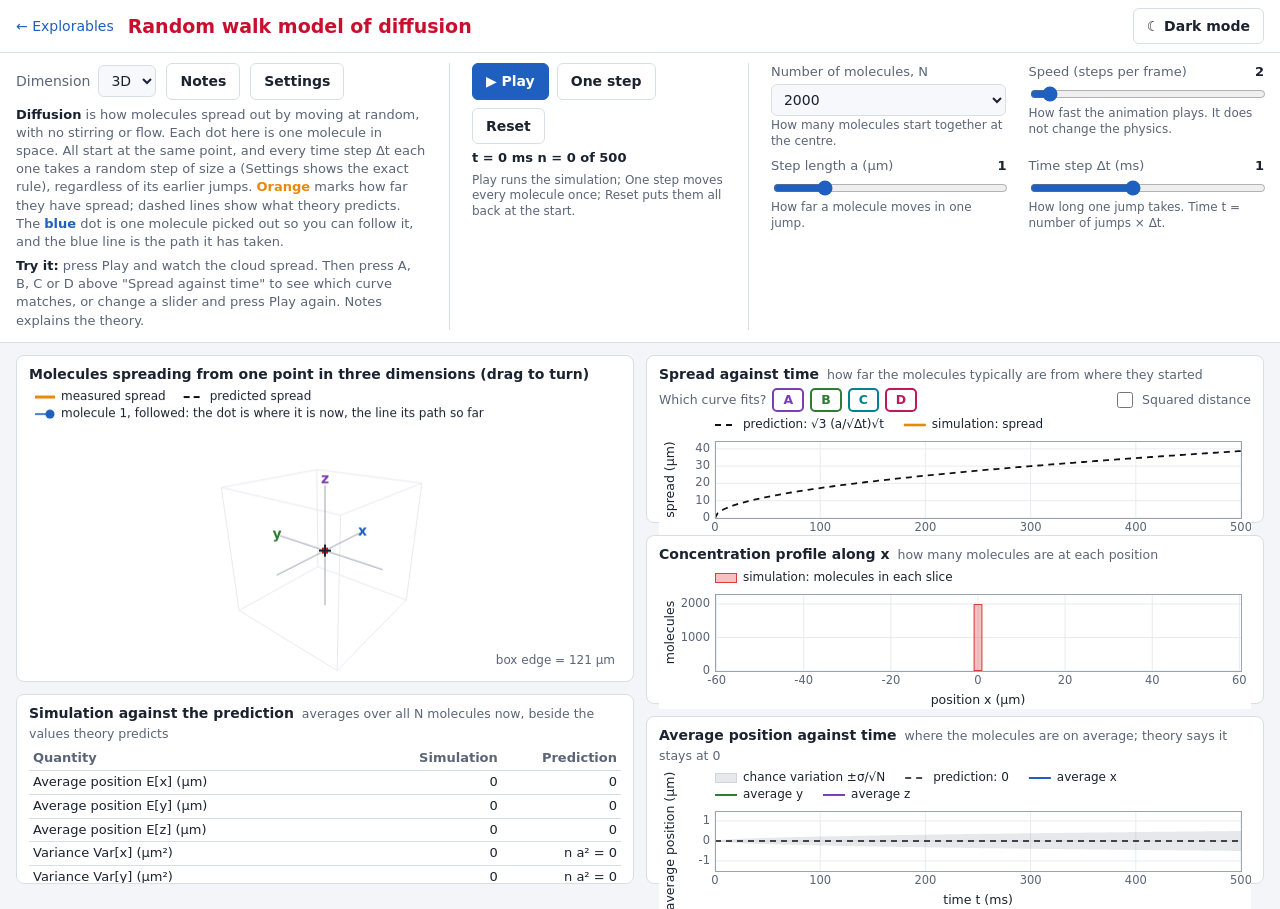
<file: random-walk-diffusion/index.html>
<!doctype html>
<html lang="en">
<head>
<meta charset="utf-8">
<meta name="viewport" content="width=device-width,initial-scale=1">
<title>Random Walk Diffusion</title>
<meta name="description" content="Molecules take random steps in 1D, 2D and 3D: watch the cloud spread and test how its size grows with time.">
<link rel="stylesheet" href="../theme/explorables.css">
<script src="../theme/explorables.js"></script>
<style>
.cands{display:flex;flex-wrap:wrap;gap:6px;align-items:center;font-size:calc(12.5px*var(--s));color:var(--muted);margin:0 0 4px}
.cands button{font:inherit;font-size:calc(12.5px*var(--s));font-weight:700;padding:1px 9px;border-radius:5px;border:2px solid var(--cc);background:transparent;color:var(--cc);cursor:pointer}
.cands button.on{background:var(--cc);color:var(--surface)}
.cands .A{--cc:var(--c3)} .cands .B{--cc:var(--c2)} .cands .C{--cc:var(--c4)} .cands .D{--cc:var(--c5)}
.cands label{display:flex;gap:6px;align-items:center;margin-left:auto;cursor:pointer}
.gaps{font-size:calc(12px*var(--s));color:var(--muted);min-height:16px;margin-top:3px}
.numbers{flex:0 0 auto;max-height:36%;overflow:auto}
@media (max-width:999px){.numbers{max-height:none}}
</style>
</head>
<body>
<div class="xp-app fit">
  <header class="xp-header">
    <a class="xp-back" href="../">← Explorables</a>
    <h1>Random walk model of diffusion</h1>
    <span class="xp-spacer"></span>
    <button class="btn btn-quiet xp-theme" type="button"></button>
  </header>

  <section class="xp-controls">
    <div class="xp-deck">
      <div class="xp-about">
        <div class="xp-row">
          <label class="xp-field">Dimension
            <select id="dim"><option value="1">1D</option><option value="2">2D</option><option value="3" selected>3D</option></select>
          </label>
          <button class="btn" type="button" data-open="notes">Notes</button>
          <button class="btn" type="button" data-open="settings">Settings</button>
        </div>
        <p id="about"></p>
        <p><b>Try it:</b> press Play and watch the cloud spread. Then press A, B, C or D above "Spread against time" to see which curve matches, or change a slider and press Play again. Notes explains the theory.</p>
      </div>
      <div class="xp-run">
        <div class="xp-run-buttons">
          <button class="btn btn-primary" type="button" id="play">▶ Play</button>
          <button class="btn" type="button" id="step">One step</button>
          <button class="btn" type="button" id="reset">Reset</button>
        </div>
        <span class="xp-status" id="status"></span>
        <span class="hint">Play runs the simulation; One step moves every molecule once; Reset puts them all back at the start.</span>
      </div>
      <div class="xp-dialgrid">
        <label class="xp-dial"><span class="top">Number of molecules, N</span><select id="N"></select><span class="hint">How many molecules start together at the centre.</span></label>
        <label class="xp-dial"><span class="top">Speed (steps per frame)<span class="val" id="speedV"></span></span><input type="range" id="speed" min="1" max="20" value="2"><span class="hint">How fast the animation plays. It does not change the physics.</span></label>
        <label class="xp-dial"><span class="top">Step length a (µm)<span class="val" id="aV"></span></span><input type="range" id="a" min="0.5" max="3" step="0.5" value="1"><span class="hint">How far a molecule moves in one jump.</span></label>
        <label class="xp-dial"><span class="top">Time step Δt (ms)<span class="val" id="dtV"></span></span><input type="range" id="dt" min="0.25" max="2" step="0.25" value="1"><span class="hint">How long one jump takes. Time t = number of jumps × Δt.</span></label>
      </div>
    </div>
  </section>

  <main class="xp-results">
    <div class="xp-col">
      <div class="card main grow"><h2 id="viewTitle"></h2><canvas id="view"></canvas></div>
      <div class="card numbers">
        <h2>Simulation against the prediction<span class="sub">averages over all N molecules now, beside the values theory predicts</span></h2>
        <table class="xp-table"><thead><tr><th>Quantity</th><th>Simulation</th><th>Prediction</th></tr></thead><tbody id="ro"></tbody></table>
      </div>
    </div>
    <div class="xp-col">
      <div class="card grow">
        <h2>Spread against time<span class="sub">how far the molecules typically are from where they started</span></h2>
        <div class="cands">Which curve fits?
          <button type="button" class="A" data-c="A" title="d proportional to t">A</button>
          <button type="button" class="B" data-c="B" title="d proportional to t squared">B</button>
          <button type="button" class="C" data-c="C" title="d proportional to 1 - exp(-t/tau)">C</button>
          <button type="button" class="D" data-c="D" title="d proportional to the square root of t">D</button>
          <label><input type="checkbox" id="sq"> Squared distance</label>
        </div>
        <canvas id="cvS"></canvas>
        <div class="gaps" id="gaps"></div>
      </div>
      <div class="card grow">
        <h2>Concentration profile along x<span class="sub">how many molecules are at each position</span></h2>
        <canvas id="cvH"></canvas>
      </div>
      <div class="card grow">
        <h2>Average position against time<span class="sub">where the molecules are on average; theory says it stays at 0</span></h2>
        <canvas id="cvM"></canvas>
      </div>
    </div>
  </main>
</div>

<aside class="xp-panel" id="settings" aria-label="Settings">
  <header><h2>Settings</h2><span class="xp-spacer"></span><button class="btn" type="button" data-close>Close</button></header>
  <div class="body">
    <div class="opt"><label for="nmax">Number of steps in the run, n<sub>max</sub></label>
      <select id="nmax"><option>200</option><option selected>500</option><option>1000</option><option>2000</option></select></div>
    <div class="opt" data-dims="23"><label for="rule">Step rule</label>
      <select id="rule">
        <option value="axes">Each coordinate moves ±a (the lecture's 1D rule on every axis)</option>
        <option value="lattice">Move ±a along one randomly chosen axis</option>
        <option value="angle">Move a distance a in a random direction</option>
      </select>
      <p class="hint">All three give a spread that grows as √t; only the constant changes. Notes explains each.</p></div>
    <div class="opt" data-dims="2"><label for="mode">Display</label>
      <select id="mode"><option value="dots">Molecules as dots</option><option value="conc">Concentration (molecules per area)</option></select></div>
    <div class="opt" data-dims="1"><label for="pic1">1D picture</label>
      <select id="pic1"><option value="line">Number line: the molecules jumping left and right</option><option value="time">Position against time: each molecule's path</option></select>
      <p class="hint">The second picture is the step diagram of the lecture: x on the vertical axis, t on the horizontal axis.</p></div>
    <div class="opt" data-dims="1"><label class="chk"><input type="checkbox" id="paths" checked> Show the paths of 25 molecules (position against time)</label></div>
    <div class="opt"><label class="chk"><input type="checkbox" id="path" checked> Follow one molecule (the blue dot and its path)</label>
      <p class="hint">It is molecule 1 of the run. It moves by exactly the same rules as all the others; it is picked out only so you can watch one random walk.</p></div>
    <div class="opt"><label class="chk"><input type="checkbox" id="circles" checked> Show the measured and predicted spread</label></div>
    <div class="opt" data-dims="3"><label class="chk"><input type="checkbox" id="spin" checked> Turn the 3D picture slowly</label></div>
    <p class="hint">Changing N, a, Δt, the dimension, the number of steps or the step rule starts a new run.</p>
    <p class="hint" data-dims="23">In 2D and 3D each dot is drawn up to half a step away from its true point, so that molecules on the same lattice point do not hide each other. Every number and plot uses the true positions.</p>
    <p class="hint">Keys: Space = play or pause, S = one step, R = reset.</p>
  </div>
</aside>

<aside class="xp-panel" id="notes" aria-label="Notes">
  <header><h2>Notes</h2><span class="xp-spacer"></span><button class="btn" type="button" data-close>Close</button></header>
  <div class="body notes">
    <h3>The question</h3>
    <p>A drop of ink is placed in still water. With no stirring and no flow, the ink still spreads: its molecules move from where they are concentrated to where they are not. This is <b>diffusion</b>. It is caused by Brownian motion, the random jostling of every molecule by the water molecules around it.</p>
    <p>Let d be the width of the spreading drop. Which curve describes d against time t? (∝ means "is proportional to".)</p>
    <span class="eq">A: d ∝ t &nbsp;&nbsp; B: d ∝ t² &nbsp;&nbsp; C: d ∝ 1 − e<sup>−t</sup> &nbsp;&nbsp; D: d ∝ √t</span>
    <p>The buttons A, B, C and D above the spread plot fit each curve to the simulation and draw it to the end of the run. Curve C is fitted as 1 − e<sup>−t/τ</sup>, with the time constant τ chosen by the fit.</p>

    <h3>The 1D random walk</h3>
    <p>A molecule can sit only at the points 0, ±a, ±2a, ... (a is the step length). At every time step Δt it moves one step right or one step left, each with probability 1/2, whatever it did before:</p>
    <span class="eq">x(t + Δt) = x(t) + a &nbsp;with probability 1/2<br>x(t + Δt) = x(t) − a &nbsp;with probability 1/2</span>
    <p>After n steps the time is t = nΔt and the position is the sum of the steps:</p>
    <span class="eq">x<sub>n</sub> = Δx<sub>1</sub> + Δx<sub>2</sub> + Δx<sub>3</sub> + ... + Δx<sub>n</sub></span>

    <h3>Mean position</h3>
    <p>The expected value of a sum is the sum of the expected values, and every step has expected value zero:</p>
    <span class="eq">E[Δx<sub>i</sub>] = a(1/2) + (−a)(1/2) = 0 &nbsp;⇒&nbsp; E[x(t)] = Σ E[Δx<sub>i</sub>] = 0</span>
    <p>On average a molecule goes nowhere. The plot "Average position against time" shows this.</p>

    <h3>Variance: how far molecules spread</h3>
    <p>Because E[x] = 0, the variance is Var[x(t)] = E[x(t)²] − (E[x(t)])² = E[x(t)²]. Squaring the sum gives squared terms and cross terms:</p>
    <span class="eq">E[x(t)²] = Σ<sub>i</sub> E[Δx<sub>i</sub>²] + Σ<sub>i≠j</sub> E[Δx<sub>i</sub> Δx<sub>j</sub>]</span>
    <p>Each squared step is a² whichever way the molecule moved: E[Δx<sub>i</sub>²] = a²(1/2) + (−a)²(1/2) = a². The steps are independent events, so each cross term splits into E[Δx<sub>i</sub>] E[Δx<sub>j</sub>] = 0 × 0 = 0. Therefore, with n = t/Δt,</p>
    <span class="eq">Var[x(t)] = n a² = t a² / Δt</span>
    <p>The table shows both pieces live: "Average of Δx² for the latest step" stays at a², and the cross term stays near 0.</p>

    <h3>The spread grows as √t</h3>
    <p>The spread is the standard deviation, the square root of the variance:</p>
    <span class="eq">σ = √(t a² / Δt) = (a / √Δt) · √t</span>
    <p>a/√Δt is a constant, so the spread grows as √t: curve D. It grows fast at first and then more and more slowly, because a molecule keeps stepping back over ground it has already covered.</p>

    <h3>The diffusion coefficient</h3>
    <p>The constant D = a²/(2Δt) is called the <b>diffusion coefficient</b> (not to be confused with curve D). With it the results read:</p>
    <span class="eq">Var[x(t)] = 2Dt &nbsp;&nbsp; σ = √(2Dt) &nbsp;&nbsp; time to spread a distance L: t = L² / (2D)</span>
    <p>Twice the distance takes four times as long. Small molecules in water have D of roughly 0.5 to 2 × 10<sup>−9</sup> m²/s. With the default a = 1 µm and Δt = 1 ms, the simulation has D = 500 µm²/s = 5 × 10<sup>−10</sup> m²/s.</p>

    <h3>2D and 3D</h3>
    <p>r is the distance of a molecule from where it started (r² = x² + y² in 2D, x² + y² + z² in 3D). The step rule in Settings decides how a molecule steps:</p>
    <ol>
      <li><b>Each coordinate moves ±a</b> (default). Every coordinate takes its own independent 1D step, so each coordinate obeys the 1D result Var = n a², and E[r²] = 2 n a² in 2D and 3 n a² in 3D.</li>
      <li><b>Move ±a along one randomly chosen axis.</b> The molecule jumps to one of its nearest lattice points (4 in 2D, 6 in 3D). Each step adds exactly a² to r², so E[r²] = n a², and each coordinate gets n a² divided by the number of dimensions.</li>
      <li><b>Move a distance a in a random direction.</b> Again E[r²] = n a².</li>
    </ol>
    <p>In every case E[r²] grows in proportion to t, so the spread grows as √t. Only the constant in front changes.</p>

    <h3>What to look for</h3>
    <ol>
      <li>Follow the blue dot. It is one molecule (molecule 1 of the run), picked out from the others only so you can watch it; it moves by exactly the same rules. The blue line is the path it has taken. Its path cannot be predicted, and it loops back over itself many times. Set N = 1 to see it alone, then N = 5000: the average over many molecules follows the prediction closely, although each molecule's path does not.</li>
      <li>The cloud stays centred on the start: the average position stays near 0, inside the grey band of chance variation.</li>
      <li>Watch the orange (measured) circle or sphere grow quickly at first, then slowly. Press A, B, C and D: curve D fits with the smallest gap.</li>
      <li>Tick "Squared distance": the mean squared distance grows as a straight line in t.</li>
      <li>The concentration profile becomes a bell-shaped normal distribution, highest at the start and falling off on both sides. Molecules move from high to low concentration with no force pushing them.</li>
      <li>Double a and the spread doubles. Make Δt four times smaller and the spread at a given time doubles.</li>
      <li>Compare 1D, 2D and 3D: the variance of one coordinate is n a² in every dimension (default rule), and each extra dimension adds n a² to E[r²].</li>
    </ol>

    <h3>Practical problem: how long does diffusion take?</h3>
    <p>A dye in still water has the diffusion coefficient D = a²/(2Δt) = 1.0 × 10<sup>−9</sup> m²/s.</p>
    <ol type="a">
      <li>Show that the spread is σ = √(2Dt), so the time to spread a distance L is t = L²/(2D).</li>
      <li>How long does the dye take to spread across a cell, L = 10 µm, and across a beaker, L = 1 cm?</li>
      <li>Two streams flow side by side at U = 1 mm/s in a microfluidic channel w = 100 µm wide. How long must the channel be for the dye to spread across its width?</li>
      <li>Repeat (c) for a channel 10 times narrower, w = 10 µm.</li>
    </ol>
    <details><summary>Show the solution</summary>
      <p><b>(a)</b> From the random walk, Var[x(t)] = t a²/Δt, and the definition of D gives a²/Δt = 2D. So Var = 2Dt and σ = √(2Dt). Spreading a distance L means σ = L, so L² = 2Dt and t = L²/(2D).</p>
      <p><b>(b)</b> Cell: t = (1 × 10<sup>−5</sup> m)² / (2 × 1.0 × 10<sup>−9</sup> m²/s) = 0.05 s. Beaker: t = (1 × 10<sup>−2</sup> m)² / (2 × 1.0 × 10<sup>−9</sup> m²/s) = 5 × 10<sup>4</sup> s, about 14 hours. Going 1000 times farther takes 10<sup>6</sup> times longer: inside a cell diffusion is fast enough, but a beaker must be stirred.</p>
      <p><b>(c)</b> t = w²/(2D) = (1 × 10<sup>−4</sup> m)² / (2 × 1.0 × 10<sup>−9</sup> m²/s) = 5 s. In that time the fluid moves Ut = (1 × 10<sup>−3</sup> m/s)(5 s) = 5 mm along the channel, so the channel must be about 5 mm long.</p>
      <p><b>(d)</b> t = (1 × 10<sup>−5</sup> m)² / (2D) = 0.05 s, so the length is Ut = 50 µm. A channel 10 times narrower needs a time and a length 100 times smaller.</p>
    </details>
    <p class="src">Based on the ChE Analysis 3020 lecture notes on diffusion and the random walk.</p>
  </div>
</aside>

<script>
(function(){
'use strict';
const fmt=XP.fmt, niceStep=XP.niceStep, tick=XP.tick, setup=XP.setup;
const CN=['x','y','z'];
const CANDS={
  A:{name:'A: d ∝ t',f:t=>t,col:'c3'},
  B:{name:'B: d ∝ t²',f:t=>t*t,col:'c2'},
  C:{name:'C: d ∝ 1 − e^(−t/τ)',f:null,col:'c4'},
  D:{name:'D: d ∝ √t',f:t=>Math.sqrt(t),col:'c5'}
};
const NLIST=[1,10,50,200,500,1000,2000,5000];
const VIEW_TITLE={1:'Molecules jumping left and right on a line',1.5:'Positions of the molecules against time',2:'Molecules spreading from one point, seen from above',3:'Molecules spreading from one point in three dimensions (drag to turn)'};
const rgba=(rgb,a)=>`rgba(${rgb},${a})`;

/* ---------- the random walk ---------- */
class Walk{
  constructor(d,o){this.d=d;this.N=o.N;this.a=o.a;this.dt=o.dt;this.nmax=o.nmax;this.rule=(d===1)?'axes':o.rule;this.reset();}
  get k(){return this.rule==='axes'?this.d:1;}      // E[r^2] = k n a^2
  get pc(){return this.k/this.d;}                    // Var of one coordinate = pc n a^2
  reset(){
    const N=this.N,d=this.d;
    this.pos=new Float64Array(N*d); this.last=new Float64Array(N*d); this.prev=new Float64Array(N*d);
    this.n=0;
    this.jit=new Float32Array(N); for(let i=0;i<N;i++) this.jit[i]=Math.random();
    const off=(this.rule==='angle'||d===1)?0:0.45*this.a;
    this.off=new Float32Array(N*d); for(let i=0;i<N*d;i++) this.off[i]=(2*Math.random()-1)*off;
    this.trail=[new Array(d).fill(0)];
    this.M=Math.min(N,25);
    if(d===1){this.traj=[]; for(let m=0;m<this.M;m++) this.traj.push([0]);}
    this.stats=this.computeStats();
    this.hist={t:[0],rms:[0],msd:[0],mean:[]};
    for(let c=0;c<d;c++) this.hist.mean.push([0]);
  }
  stepOnce(){
    const N=this.N,d=this.d,a=this.a,rule=this.rule,pos=this.pos;
    const tmp=this.prev; this.prev=this.last; this.last=tmp;
    const L=this.last;
    for(let i=0;i<N;i++){
      const o=i*d;
      if(rule==='axes'){for(let c=0;c<d;c++) L[o+c]=Math.random()<0.5?a:-a;}
      else if(rule==='lattice'){for(let c=0;c<d;c++) L[o+c]=0; L[o+((Math.random()*d)|0)]=Math.random()<0.5?a:-a;}
      else if(d===2){const th=2*Math.PI*Math.random(); L[o]=a*Math.cos(th); L[o+1]=a*Math.sin(th);}
      else{const z=2*Math.random()-1, ph=2*Math.PI*Math.random(), s=Math.sqrt(1-z*z); L[o]=a*s*Math.cos(ph); L[o+1]=a*s*Math.sin(ph); L[o+2]=a*z;}
      for(let c=0;c<d;c++) pos[o+c]+=L[o+c];
    }
    this.n++;
    this.stats=this.computeStats();
    const H=this.hist;
    H.t.push(this.n*this.dt); H.rms.push(this.stats.rms); H.msd.push(this.stats.msd);
    for(let c=0;c<d;c++) H.mean[c].push(this.stats.mean[c]);
    this.trail.push(Array.from(pos.subarray(0,d)));
    if(d===1) for(let m=0;m<this.M;m++) this.traj[m].push(pos[m]);
  }
  computeStats(){
    const N=this.N,d=this.d,p=this.pos,L=this.last,P=this.prev;
    const mean=new Array(d).fill(0), sq=new Array(d).fill(0);
    let r2=0,dx2=0,cross=0;
    for(let i=0;i<N;i++){
      const o=i*d;
      for(let c=0;c<d;c++){const v=p[o+c]; mean[c]+=v; sq[c]+=v*v; r2+=v*v;}
      dx2+=L[o]*L[o]; cross+=L[o]*P[o];
    }
    const v=[];
    for(let c=0;c<d;c++){mean[c]/=N; v.push(Math.max(0,sq[c]/N-mean[c]*mean[c]));}
    return {mean,v,msd:r2/N,rms:Math.sqrt(r2/N),dx2:dx2/N,cross:cross/N};
  }
}

/* Least-squares fit of c*f(t); for curve C also the time constant tau. */
function fitCurve(key,ts,ys){
  const m=ts.length; if(m<3) return null;
  const fitWith=f=>{let sfy=0,sff=0; for(let i=0;i<m;i++){const v=f(ts[i]); sfy+=v*ys[i]; sff+=v*v;} const c=sff>0?sfy/sff:0; let sse=0; for(let i=0;i<m;i++){const e=ys[i]-c*f(ts[i]); sse+=e*e;} return {c,sse,f};};
  let r;
  if(key!=='C') r=fitWith(CANDS[key].f);
  else{const tm=ts[m-1]; for(let j=0;j<=60;j++){const tau=tm*Math.pow(10,-2+3*j/60); const q=fitWith(t=>1-Math.exp(-t/tau)); q.tau=tau; if(!r||q.sse<r.sse) r=q;}}
  r.gap=Math.sqrt(r.sse/m);
  return r;
}

/* ---------- the explorable ---------- */
const $=id=>document.getElementById(id);
class App{
  constructor(){
    this.d=3; this.playing=false; this.fits=new Set(); this.squared=false;
    this.yaw=0.6; this.pitch=0.42; this.dragging=false;
    $('N').innerHTML=NLIST.map(n=>`<option value="${n}"${n===2000?' selected':''}>${n}</option>`).join('');
    this.bind(); this.applyDim(); this.rebuild();
  }
  bind(){
    $('play').onclick=()=>this.togglePlay();
    $('step').onclick=()=>{this.setPlaying(false); if(this.sim.n<this.sim.nmax) this.sim.stepOnce(); this.dirty=true;};
    $('reset').onclick=()=>this.rebuild();
    $('speed').oninput=()=>this.labels();
    for(const id of ['N','nmax','rule']) $(id).addEventListener('change',()=>this.rebuild());
    for(const id of ['a','dt']) $(id).addEventListener('input',()=>this.rebuild());
    $('dim').addEventListener('change',()=>{this.d=+$('dim').value; this.applyDim(); this.rebuild();});
    for(const id of ['mode','path','paths','circles','spin']) $(id).addEventListener('change',()=>{this.dirty=true;});
    $('pic1').addEventListener('change',()=>{this.applyDim(); this.dirty=true;});
    $('sq').addEventListener('change',()=>{this.squared=$('sq').checked; this.dirty=true;});
    document.querySelectorAll('.cands button').forEach(b=>b.onclick=()=>{
      const k=b.dataset.c; if(this.fits.has(k)) this.fits.delete(k); else this.fits.add(k);
      b.classList.toggle('on',this.fits.has(k)); this.dirty=true;
    });
    const cv=$('view'); let lx=0,ly=0;
    cv.addEventListener('pointerdown',e=>{if(this.d!==3) return; this.dragging=true; lx=e.clientX; ly=e.clientY; cv.setPointerCapture(e.pointerId);});
    cv.addEventListener('pointermove',e=>{if(!this.dragging) return; this.yaw+=(e.clientX-lx)*0.01; this.pitch=Math.max(-1.45,Math.min(1.45,this.pitch+(e.clientY-ly)*0.01)); lx=e.clientX; ly=e.clientY; this.viewDirty=true;});
    const up=()=>{this.dragging=false;}; cv.addEventListener('pointerup',up); cv.addEventListener('pointercancel',up);
    window.addEventListener('resize',()=>{this.dirty=true;});
    XP.onTheme(()=>{this.dirty=true;});
    document.addEventListener('keydown',e=>{
      if(XP.panelOpen&&XP.panelOpen()) return;
      const t=e.target; if(t.tagName==='SELECT'||(t.tagName==='INPUT'&&t.type!=='checkbox'&&t.type!=='range')) return;
      if(e.code==='Space'){e.preventDefault(); this.togglePlay();}
      else if(e.key==='s'||e.key==='S') $('step').click();
      else if(e.key==='r'||e.key==='R') this.rebuild();
    });
    // so that Space never presses a focused button twice
    document.addEventListener('click',e=>{const t=e.target; if(t.tagName==='BUTTON'||(t.tagName==='INPUT'&&t.type==='checkbox')) setTimeout(()=>t.blur(),0);});
  }
  applyDim(){
    document.querySelectorAll('[data-dims]').forEach(el=>{el.style.display=el.dataset.dims.includes(String(this.d))?'':'none';});
    $('viewTitle').textContent=VIEW_TITLE[this.d===1&&$('pic1').value==='time'?1.5:this.d];
    const where={1:'on a line',2:'on a flat surface, seen from above',3:'in space'}[this.d];
    const move=this.d===1?'jumps a distance a to the left or to the right, with equal chance':'takes a random step of size a (Settings shows the exact rule)';
    $('about').innerHTML=`<b>Diffusion</b> is how molecules spread out by moving at random, with no stirring or flow. Each dot here is one molecule ${where}. All start at the same point, and every time step Δt each one ${move}, regardless of its earlier jumps. <span style="color:var(--measured);font-weight:700">Orange</span> marks how far they have spread; dashed lines show what theory predicts. The <span style="color:var(--path);font-weight:700">blue</span> dot is one molecule picked out so you can follow it, and the blue line is the path it has taken.`;
  }
  labels(){$('speedV').textContent=$('speed').value; $('aV').textContent=$('a').value; $('dtV').textContent=$('dt').value;}
  rebuild(){
    this.labels();
    this.sim=new Walk(this.d,{N:+$('N').value,a:+$('a').value,dt:+$('dt').value,nmax:+$('nmax').value,rule:$('rule').value});
    const S=this.sim;
    this.W=(this.d===3?2.7:3.2)*S.a*Math.sqrt(S.pc*S.nmax);   // half-width of the view in µm
    this.buildTable(); this.dirty=true;
  }
  setPlaying(p){this.playing=p; $('play').textContent=p?'❚❚ Pause':'▶ Play';}
  togglePlay(){if(!this.playing&&this.sim.n>=this.sim.nmax) this.rebuild(); this.setPlaying(!this.playing);}
  frame(){
    if(this.playing){
      const sp=+$('speed').value;
      for(let s=0;s<sp;s++){if(this.sim.n>=this.sim.nmax){this.setPlaying(false);break;} this.sim.stepOnce();}
      this.dirty=true;
    }
    if(this.d===3&&$('spin').checked&&!this.dragging){this.yaw+=0.004; this.viewDirty=true;}
    if(this.dirty){this.drawAll(); this.dirty=false; this.viewDirty=false;}
    else if(this.viewDirty){this.drawView(); this.viewDirty=false;}
  }
  drawAll(){
    const S=this.sim; $('status').textContent=`t = ${fmt(S.n*S.dt)} ms   n = ${S.n} of ${S.nmax}`;
    this.drawView(); this.drawSpread(); this.drawHist(); this.drawMean(); this.updateTable();
  }
  drawView(){if(this.d===1){if($('pic1').value==='time') this.view1D(); else this.viewLine();} else if(this.d===2) this.view2D(); else this.view3D();}

  /* ---- 1D: the molecules on a number line ---- */
  viewLine(){
    const g=setup($('view')); if(!g) return; const {ctx,w,h}=g, P=XP.palette(), F=P.font;
    const S=this.sim, W=this.W, N=S.N, p=S.pos, a=S.a;
    ctx.fillStyle=P.bg; ctx.fillRect(0,0,w,h);
    const kh=this.keyH(ctx,P,w-28);
    const m={l:14,r:14,t:kh+34,b:52}, pw=w-m.l-m.r, ph=h-m.t-m.b; if(pw<60||ph<40) return;
    const X=x=>m.l+(x+W)/(2*W)*pw, sc=pw/(2*W);
    // the strip the molecules move in, with grid lines at round positions
    ctx.fillStyle=P.field; ctx.fillRect(m.l,m.t,pw,ph);
    const gs=niceStep(2*W,Math.max(4,Math.min(10,Math.floor(pw/70))));
    ctx.strokeStyle=P.fieldGrid; ctx.lineWidth=1;
    for(let v=Math.ceil(-W/gs)*gs;v<=W+1e-9;v+=gs){ctx.beginPath(); ctx.moveTo(X(v),m.t); ctx.lineTo(X(v),m.t+ph); ctx.stroke();}
    ctx.strokeStyle=P.axis; ctx.strokeRect(m.l+.5,m.t+.5,pw,ph);
    // number line under the strip: ticks at every step a when they are far enough apart, labels at round positions
    const yl=m.t+ph+14;
    ctx.strokeStyle=P.text; ctx.lineWidth=1.5; ctx.beginPath(); ctx.moveTo(m.l,yl); ctx.lineTo(m.l+pw,yl); ctx.stroke();
    if(a*sc>=4){ctx.lineWidth=1; ctx.beginPath(); for(let k=Math.ceil(-W/a);k*a<=W;k++){const px=X(k*a); ctx.moveTo(px,yl-3); ctx.lineTo(px,yl+3);} ctx.stroke();}
    ctx.fillStyle=P.text; ctx.font='11.5px '+F; ctx.textAlign='center'; ctx.textBaseline='top'; ctx.lineWidth=1.5;
    for(let v=Math.ceil(-W/gs)*gs;v<=W+1e-9;v+=gs){const px=X(v); ctx.beginPath(); ctx.moveTo(px,yl-6); ctx.lineTo(px,yl+6); ctx.stroke(); ctx.fillText(tick(v,gs),px,yl+8);}
    ctx.font='12.5px '+F; ctx.textBaseline='bottom'; ctx.fillText('position x (µm)',m.l+pw/2,h-2);
    // where each molecule is drawn across the strip: its own row when there are few, a random height when many
    const rows=N<=25, rowY=i=>rows? m.t+ph*(i+0.5)/N : m.t+6+S.jit[i]*(ph-12);
    ctx.save(); ctx.beginPath(); ctx.rect(m.l,m.t,pw,ph); ctx.clip();
    if(rows&&N>1){ctx.strokeStyle=P.fieldGrid; ctx.setLineDash([2,4]); for(let i=0;i<N;i++){ctx.beginPath(); ctx.moveTo(m.l,rowY(i)); ctx.lineTo(m.l+pw,rowY(i)); ctx.stroke();} ctx.setLineDash([]);}
    // the starting point
    ctx.strokeStyle=P.text; ctx.lineWidth=1.5; ctx.setLineDash([3,3]); ctx.beginPath(); ctx.moveTo(X(0),m.t); ctx.lineTo(X(0),m.t+ph); ctx.stroke(); ctx.setLineDash([]);
    const rad=N<=25?Math.min(9,Math.max(4,ph/N/3)):N<=200?3:N<=1000?2.2:1.6;
    ctx.fillStyle=rgba(P.particle,N<=200?.9:.6);
    for(let i=0;i<N;i++){const px=X(p[i]), py=rowY(i); if(N<=200){ctx.beginPath(); ctx.arc(px,py,rad,0,2*Math.PI); ctx.fill();} else ctx.fillRect(px-rad,py-rad,2*rad,2*rad);}
    // one molecule followed: its last steps as a fading trail, and a larger blue dot
    if($('path').checked&&S.n>0){
      const y0=rowY(0), T=S.trail, k0=Math.max(0,T.length-12);
      for(let k=k0;k<T.length-1;k++){ctx.strokeStyle=P.path; ctx.globalAlpha=0.15+0.6*(k-k0)/12; ctx.lineWidth=3; ctx.beginPath(); ctx.moveTo(X(T[k][0]),y0); ctx.lineTo(X(T[k+1][0]),y0); ctx.stroke();}
      ctx.globalAlpha=1; ctx.fillStyle=P.path; ctx.strokeStyle=P.bg; ctx.lineWidth=2;
      ctx.beginPath(); ctx.arc(X(p[0]),y0,Math.max(rad+2,6),0,2*Math.PI); ctx.fill(); ctx.stroke();
    }
    // spread: predicted (dashed) and measured (orange) at plus and minus one standard deviation
    if($('circles').checked&&S.n>0){
      const sp=Math.sqrt(S.n)*a, ms=Math.sqrt(S.stats.v[0]), mu=S.stats.mean[0];
      ctx.strokeStyle=P.theory; ctx.lineWidth=1.8; ctx.setLineDash([7,5]);
      for(const s of [sp,-sp]){ctx.beginPath(); ctx.moveTo(X(s),m.t); ctx.lineTo(X(s),m.t+ph); ctx.stroke();}
      ctx.setLineDash([]); ctx.strokeStyle=P.measured; ctx.lineWidth=3;
      for(const s of [mu+ms,mu-ms]){ctx.beginPath(); ctx.moveTo(X(s),m.t); ctx.lineTo(X(s),m.t+ph); ctx.stroke();}
    }
    ctx.restore();
    if($('circles').checked&&S.n>0){
      const ms=Math.sqrt(S.stats.v[0]), mu=S.stats.mean[0], x0=X(mu-ms), x1=X(mu+ms), yb=m.t-8;
      ctx.strokeStyle=P.text; ctx.lineWidth=2; ctx.beginPath(); ctx.moveTo(x0,yb); ctx.lineTo(x1,yb); ctx.moveTo(x0,yb-5); ctx.lineTo(x0,yb+5); ctx.moveTo(x1,yb-5); ctx.lineTo(x1,yb+5); ctx.stroke();
      ctx.fillStyle=P.text; ctx.font='bold 13px '+F; ctx.textAlign='center'; ctx.textBaseline='bottom'; ctx.fillText(`d = 2σ = ${fmt(2*ms)} µm`,(x0+x1)/2,yb-6);
    }
    this.key(ctx,P,m.l,9,w-28);
  }

  /* ---- numbers table ---- */
  buildTable(){
    const d=this.d, rows=[];
    for(let c=0;c<d;c++) rows.push(['m'+c,`Average position E[${CN[c]}] (µm)`]);
    for(let c=0;c<d;c++) rows.push(['v'+c,`Variance Var[${CN[c]}] (µm²)`]);
    rows.push(['dx2','Average of Δx² for the latest step (µm²)']);
    rows.push(['cross','Average of Δx<sub>n</sub>Δx<sub>n−1</sub>, a cross term (µm²)']);
    rows.push(['msd',d===1?'Mean squared distance E[x²] (µm²)':'Mean squared distance E[r²] (µm²)']);
    rows.push(['rms','Spread: root mean square distance from the start (µm)']);
    rows.push(['D','Diffusion coefficient D = Var[x]/(2t) (µm²/s)']);
    $('ro').innerHTML=rows.map(([id,lab])=>`<tr><td>${lab}</td><td id="s_${id}"></td><td id="p_${id}"></td></tr>`).join('');
  }
  updateTable(){
    const S=this.sim, st=S.stats, n=S.n, a=S.a, d=this.d, k=S.k, pc=S.pc;
    const set=(id,s,p)=>{$('s_'+id).textContent=s; $('p_'+id).textContent=p;};
    const pcTxt=pc===1?'n a²':`n a²/${d}`;
    for(let c=0;c<d;c++) set('m'+c,fmt(st.mean[c]),'0');
    for(let c=0;c<d;c++) set('v'+c,fmt(st.v[c]),`${pcTxt} = ${fmt(pc*n*a*a)}`);
    set('dx2',n?fmt(st.dx2):'-',`${pc===1?'a²':'a²/'+d} = ${fmt(pc*a*a)}`);
    set('cross',n>=2?fmt(st.cross):'-','0');
    set('msd',fmt(st.msd),`${k===1?'':k+' '}n a² = ${fmt(k*n*a*a)}`);
    set('rms',fmt(st.rms),`${k===1?'':'√'+k+' '}(a/√Δt)√t = ${fmt(Math.sqrt(k*n)*a)}`);
    set('D',n?fmt(st.v[0]/(2*n*S.dt)*1000):'-',`${pc===1?'a²/(2Δt)':`a²/(${2*d}Δt)`} = ${fmt(pc*a*a/(2*S.dt)*1000)}`);
  }

  /* ---- spread plot and the four candidate curves ---- */
  drawSpread(){
    const P=XP.palette(), S=this.sim, H=S.hist, k=S.k, a=S.a, dt=S.dt, tmax=S.nmax*dt, sq=this.squared;
    const ys=sq?H.msd:H.rms;
    const th=t=>sq?k*t*a*a/dt:Math.sqrt(k*t/dt)*a;
    const tt=[],ty=[]; for(let i=0;i<=200;i++){const t=tmax*i/200; tt.push(t); ty.push(th(t));}
    let ymax=th(tmax); for(const y of ys) if(y>ymax) ymax=y; ymax*=1.15;
    const series=[
      {xs:tt,ys:ty,color:P.theory,dash:[6,5],width:1.8,label:sq?`prediction: ${k===1?'':k+' '}t a²/Δt`:`prediction: ${k===1?'':'√'+k+' '}(a/√Δt)√t`},
      {xs:H.t,ys,color:P.measured,width:2.6,label:sq?'simulation: mean squared distance':'simulation: spread'}
    ];
    const gaps=[];
    if(S.n>=5){
      const stride=Math.max(1,Math.ceil(H.t.length/300)), ft=[],fy=[];
      for(let i=1;i<H.t.length;i+=stride){ft.push(H.t[i]); fy.push(ys[i]);}
      for(const key of ['A','B','C','D']){
        if(!this.fits.has(key)) continue;
        const r=fitCurve(key,ft,fy); if(!r) continue;
        const xs=[],yy=[]; for(let i=0;i<=200;i++){const t=tmax*i/200; xs.push(t); yy.push(r.c*r.f(t));}
        const name=(sq?CANDS[key].name.replace('d ∝','d² ∝'):CANDS[key].name)+(key==='C'?` (τ = ${fmt(r.tau)} ms)`:'');
        series.push({xs,ys:yy,color:P[CANDS[key].col],width:2,dash:[2,3],label:name});
        gaps.push(`<b style="color:${P[CANDS[key].col]}">${key}</b> ${fmt(r.gap)} ${sq?'µm²':'µm'}`);
      }
    }
    XP.plot($('cvS'),{xmin:0,xmax:tmax,ymin:0,ymax,xlabel:'time t (ms)',ylabel:sq?'mean squared distance (µm²)':'spread (µm)',series});
    $('gaps').innerHTML=gaps.length?'Average gap between each curve and the data: '+gaps.join(', ')
      :(this.fits.size&&S.n<5?'Run a few steps to fit the curves.':'A: d ∝ t, B: d ∝ t², C: d ∝ 1 − e^(−t/τ), D: d ∝ √t. Press one to fit it to the data.');
  }

  /* ---- concentration profile ---- */
  drawHist(){
    const P=XP.palette(), S=this.sim, d=this.d, W=this.W, a=S.a, N=S.N, p=S.pos, lattice=S.rule!=='angle';
    let bw=2*W/44; if(lattice) bw=2*a*Math.max(1,Math.round(bw/(2*a)));
    const K=Math.ceil(W/bw), nb=2*K+1, cnt=new Float64Array(nb);
    for(let i=0;i<N;i++){
      const f=p[i*d]/bw+0.5, r=Math.round(f);
      if(lattice&&Math.abs(f-r)<1e-7){const j0=r-1+K,j1=r+K; if(j0>=0&&j0<nb) cnt[j0]+=0.5; if(j1>=0&&j1<nb) cnt[j1]+=0.5;}
      else{const j=Math.floor(f)+K; if(j>=0&&j<nb) cnt[j]+=1;}
    }
    const x0=[],x1=[],y=[]; let cmax=1;
    for(let j=0;j<nb;j++){const c=(j-K)*bw; x0.push(c-bw/2); x1.push(c+bw/2); y.push(cnt[j]); if(cnt[j]>cmax) cmax=cnt[j];}
    const series=[], v=S.pc*S.n*a*a;
    if(S.n>0){
      const sd=Math.sqrt(v), gx=[],gy=[];
      for(let i=0;i<=300;i++){const x=-W+2*W*i/300; gx.push(x); gy.push(N*bw*Math.exp(-x*x/(2*v))/(sd*Math.sqrt(2*Math.PI)));}
      const gmax=N*bw/(sd*Math.sqrt(2*Math.PI)); if(gmax>cmax) cmax=Math.min(gmax,N);
      series.push({xs:gx,ys:gy,color:P.theory,dash:[6,5],width:1.8,label:`prediction: normal, variance ${S.pc===1?'n a²':'n a²/'+d}`});
    }
    XP.plot($('cvH'),{xmin:-W,xmax:W,ymin:0,ymax:cmax*1.15,xlabel:'position x (µm)',ylabel:'molecules',
      bars:{x0,x1,y,fill:rgba(P.particle,.28),stroke:rgba(P.particle,.85),label:'simulation: molecules in each slice'},series});
  }

  /* ---- average position ---- */
  drawMean(){
    const P=XP.palette(), S=this.sim, H=S.hist, d=this.d, tmax=S.nmax*S.dt, a=S.a, N=S.N;
    const se=t=>a*Math.sqrt(S.pc*t/S.dt/N);
    const bx=[],lo=[],hi=[]; for(let i=0;i<=120;i++){const t=tmax*i/120; bx.push(t); hi.push(se(t)); lo.push(-se(t));}
    let ym=3*se(tmax); for(let c=0;c<d;c++) for(const v of H.mean[c]) if(Math.abs(v)*1.1>ym) ym=Math.abs(v)*1.1;
    const cc=[P.c1,P.c2,P.c3];
    const series=[{xs:[0,tmax],ys:[0,0],color:P.theory,dash:[6,5],width:1.5,label:'prediction: 0'}];
    for(let c=0;c<d;c++) series.push({xs:H.t,ys:H.mean[c],color:cc[c],width:2,label:`average ${CN[c]}`});
    XP.plot($('cvM'),{xmin:0,xmax:tmax,ymin:-ym,ymax:ym,xlabel:'time t (ms)',ylabel:'average position (µm)',series,
      band:{xs:bx,lo,hi,fill:P.band,label:'chance variation ±σ/√N'}});
  }

  /* the key above every main picture: what the orange, dashed and blue marks are.
     keyLayout places the items in rows that fit maxW; the pictures leave keyH() of room for it. */
  keyItems(maxW){
    const it=[];
    if($('circles').checked){it.push({k:'meas',label:'measured spread'}); it.push({k:'pred',label:'predicted spread'});}
    if($('path').checked) it.push({k:'dot',label:maxW<520?'molecule 1 followed, and its path':'molecule 1, followed: the dot is where it is now, the line its path so far'});
    return it;
  }
  keyLayout(ctx,P,maxW){
    ctx.font='12px '+P.font;
    const it=this.keyItems(maxW); let x=0,row=0;
    for(const i of it){i.w=28+ctx.measureText(i.label).width+16; if(x>0&&x+i.w>maxW){row++; x=0;} i.x=x; i.row=row; x+=i.w;}
    return {it,rows:it.length?row+1:0};
  }
  keyH(ctx,P,maxW){return this.keyLayout(ctx,P,maxW).rows*17;}
  key(ctx,P,x0,y0,maxW){
    const {it}=this.keyLayout(ctx,P,maxW);
    ctx.textAlign='left'; ctx.textBaseline='middle';
    for(const i of it){
      const x=x0+i.x, y=y0+i.row*17;
      if(i.k==='meas'){ctx.strokeStyle=P.measured; ctx.lineWidth=3; ctx.beginPath(); ctx.moveTo(x,y); ctx.lineTo(x+20,y); ctx.stroke();}
      else if(i.k==='pred'){ctx.strokeStyle=P.theory; ctx.lineWidth=1.8; ctx.setLineDash([6,4]); ctx.beginPath(); ctx.moveTo(x,y); ctx.lineTo(x+20,y); ctx.stroke(); ctx.setLineDash([]);}
      else{ctx.strokeStyle=P.path; ctx.lineWidth=1.6; ctx.beginPath(); ctx.moveTo(x,y); ctx.lineTo(x+12,y); ctx.stroke(); ctx.fillStyle=P.path; ctx.beginPath(); ctx.arc(x+15,y,4.5,0,2*Math.PI); ctx.fill();}
      ctx.fillStyle=P.text; ctx.fillText(i.label,x+26,y);
    }
  }

  /* ---- 1D: x against t ---- */
  view1D(){
    const g=setup($('view')); if(!g) return; const {ctx,w,h}=g, P=XP.palette(), F=P.font;
    const S=this.sim, W=this.W, dt=S.dt, tmax=S.nmax*dt, a=S.a;
    ctx.fillStyle=P.bg; ctx.fillRect(0,0,w,h);
    const stripW=Math.max(70,w*0.16), kw=w-56-8-stripW-14, m={l:56,r:8,t:this.keyH(ctx,P,kw)+26,b:38};
    const pw=w-m.l-m.r-stripW-14, ph=h-m.t-m.b; if(pw<40||ph<40) return;
    const X=t=>m.l+t/tmax*pw, Y=x=>m.t+ph/2-x/W*(ph/2);
    ctx.font='11.5px '+F; ctx.strokeStyle=P.grid; ctx.fillStyle=P.muted; ctx.lineWidth=1;
    const xs=niceStep(tmax,Math.max(3,Math.min(8,Math.floor(pw/60)))), ys=niceStep(2*W,Math.max(4,Math.min(8,Math.floor(ph/40))));
    ctx.textAlign='center'; ctx.textBaseline='top';
    for(let v=0;v<=tmax+1e-9;v+=xs){const px=X(v); ctx.beginPath(); ctx.moveTo(px,m.t); ctx.lineTo(px,m.t+ph); ctx.stroke(); ctx.fillText(tick(v,xs),px,m.t+ph+4);}
    ctx.textAlign='right'; ctx.textBaseline='middle';
    for(let v=Math.ceil(-W/ys)*ys;v<=W+1e-9;v+=ys){const py=Y(v); ctx.beginPath(); ctx.moveTo(m.l,py); ctx.lineTo(m.l+pw,py); ctx.stroke(); ctx.fillText(tick(v,ys),m.l-5,py);}
    ctx.strokeStyle=P.axis; ctx.beginPath(); ctx.moveTo(m.l,Y(0)); ctx.lineTo(m.l+pw,Y(0)); ctx.stroke(); ctx.strokeRect(m.l+.5,m.t+.5,pw,ph);
    ctx.fillStyle=P.text; ctx.font='12.5px '+F; ctx.textAlign='center'; ctx.textBaseline='bottom'; ctx.fillText('time t = nΔt (ms)',m.l+pw/2,h-2);
    ctx.save(); ctx.translate(12,m.t+ph/2); ctx.rotate(-Math.PI/2); ctx.textBaseline='middle'; ctx.fillText('position x (µm)',0,0); ctx.restore();
    ctx.save(); ctx.beginPath(); ctx.rect(m.l,m.t,pw,ph); ctx.clip();
    const circles=$('circles').checked;
    if(circles){
      for(const [mult,col] of [[1,P.theory],[2,P.axis]]) for(const sgn of [1,-1]){
        ctx.strokeStyle=col; ctx.lineWidth=1.6; ctx.setLineDash([6,5]); ctx.beginPath();
        for(let i=0;i<=200;i++){const t=tmax*i/200, x=sgn*mult*a*Math.sqrt(t/dt); i?ctx.lineTo(X(t),Y(x)):ctx.moveTo(X(t),Y(x));}
        ctx.stroke();
      }
      ctx.setLineDash([]);
    }
    const stair=arr=>{ctx.beginPath(); ctx.moveTo(X(0),Y(arr[0])); for(let k=0;k<arr.length-1;k++){const tx=X((k+1)*dt); ctx.lineTo(tx,Y(arr[k])); ctx.lineTo(tx,Y(arr[k+1]));} ctx.stroke();};
    if($('paths').checked){ctx.strokeStyle='rgba(128,138,155,0.38)'; ctx.lineWidth=1; for(let k=1;k<S.M;k++) stair(S.traj[k]);}
    if($('path').checked){
      ctx.strokeStyle=P.path; ctx.lineWidth=2.6; stair(S.traj[0]);
      const tr=S.traj[0]; ctx.fillStyle=P.path; ctx.strokeStyle=P.bg; ctx.lineWidth=2;
      ctx.beginPath(); ctx.arc(X((tr.length-1)*dt),Y(tr[tr.length-1]),5.5,0,2*Math.PI); ctx.fill(); ctx.stroke();
    }
    const tn=S.n*dt; ctx.strokeStyle=P.path; ctx.globalAlpha=.6; ctx.lineWidth=1.5; ctx.beginPath(); ctx.moveTo(X(tn),m.t); ctx.lineTo(X(tn),m.t+ph); ctx.stroke(); ctx.globalAlpha=1;
    ctx.restore();
    if(circles){
      const s1=a*Math.sqrt(S.nmax); ctx.font='12px '+F; ctx.textAlign='right';
      ctx.fillStyle=P.theory; ctx.textBaseline='bottom'; ctx.fillText('+σ = a√n',m.l+pw-4,Y(s1)-2); ctx.textBaseline='top'; ctx.fillText('−σ',m.l+pw-4,Y(-s1)+2);
      ctx.fillStyle=P.muted; ctx.textBaseline='bottom'; ctx.fillText('+2σ',m.l+pw-4,Y(2*s1)-2);
    }
    const sx=m.l+pw+14, N=S.N;
    ctx.fillStyle=P.field; ctx.fillRect(sx,m.t,stripW,ph); ctx.strokeStyle=P.axis; ctx.strokeRect(sx+.5,m.t+.5,stripW,ph);
    const rad=N<=10?4:N<=200?2.6:N<=1000?1.8:1.3;
    ctx.fillStyle=rgba(P.particle,N<=200?.9:.55);
    for(let i=0;i<N;i++){const py=Y(S.pos[i]); if(py<m.t||py>m.t+ph) continue; ctx.fillRect(sx+5+S.jit[i]*(stripW-10)-rad,py-rad,2*rad,2*rad);}
    if(circles&&S.n>0){
      const sd=a*Math.sqrt(S.n); ctx.strokeStyle=P.theory; ctx.setLineDash([5,4]); ctx.lineWidth=1.5;
      for(const s of [sd,-sd]){ctx.beginPath(); ctx.moveTo(sx,Y(s)); ctx.lineTo(sx+stripW,Y(s)); ctx.stroke();}
      ctx.setLineDash([]); ctx.strokeStyle=P.measured; ctx.lineWidth=2.2; const ms=Math.sqrt(S.stats.v[0]), mu=S.stats.mean[0];
      for(const s of [mu+ms,mu-ms]){ctx.beginPath(); ctx.moveTo(sx,Y(s)); ctx.lineTo(sx+stripW,Y(s)); ctx.stroke();}
    }
    ctx.fillStyle=P.text; ctx.font='12px '+F; ctx.textAlign='center'; ctx.textBaseline='bottom';
    ctx.fillText(w<600?'now':`all ${N} molecules now`,sx+stripW/2,m.t-5);
    this.key(ctx,P,m.l,9,kw);
  }

  /* ---- 2D: from above ---- */
  view2D(){
    const g=setup($('view')); if(!g) return; const {ctx,w,h}=g, P=XP.palette(), F=P.font;
    const S=this.sim, W=this.W, N=S.N, p=S.pos;
    ctx.fillStyle=P.bg; ctx.fillRect(0,0,w,h);
    const top=this.keyH(ctx,P,w-12)+8, size=Math.min(w,h-top), ox=(w-size)/2, oy=top+(h-top-size)/2, sc=size/(2*W), cx=ox+size/2, cy=oy+size/2;
    const PX=x=>cx+x*sc, PY=y=>cy-y*sc;
    ctx.fillStyle=P.field; ctx.fillRect(ox,oy,size,size);
    ctx.strokeStyle=P.fieldGrid; ctx.lineWidth=1;
    const gs=niceStep(2*W,8);
    for(let v=Math.ceil(-W/gs)*gs;v<=W;v+=gs){ctx.beginPath(); ctx.moveTo(PX(v),oy); ctx.lineTo(PX(v),oy+size); ctx.moveTo(ox,PY(v)); ctx.lineTo(ox+size,PY(v)); ctx.stroke();}
    ctx.save(); ctx.beginPath(); ctx.rect(ox,oy,size,size); ctx.clip();
    if($('mode').value==='conc'){
      const G=48, cell=2*W/G, cnt=new Float32Array(G*G); let mx=0;
      for(let i=0;i<N;i++){const gx=Math.floor((p[2*i]+W)/cell), gy=Math.floor((p[2*i+1]+W)/cell); if(gx<0||gy<0||gx>=G||gy>=G) continue; const v=++cnt[gy*G+gx]; if(v>mx) mx=v;}
      const cpx=size/G;
      for(let j=0;j<G;j++) for(let i=0;i<G;i++){const v=cnt[j*G+i]; if(!v) continue; ctx.fillStyle=rgba(P.particle,Math.pow(v/mx,0.6).toFixed(3)); ctx.fillRect(ox+i*cpx,oy+size-(j+1)*cpx,cpx+.5,cpx+.5);}
    }else{
      const rad=N<=10?5:N<=200?3:N<=1000?2.2:1.6, of=S.off;
      ctx.fillStyle=rgba(P.particle,N<=200?.9:.62);
      for(let i=0;i<N;i++) ctx.fillRect(PX(p[2*i]+of[2*i])-rad,PY(p[2*i+1]+of[2*i+1])-rad,2*rad,2*rad);
    }
    if($('path').checked&&S.trail.length>1){
      ctx.strokeStyle=P.path; ctx.lineWidth=1.6; ctx.beginPath();
      S.trail.forEach((q,i)=>{i?ctx.lineTo(PX(q[0]),PY(q[1])):ctx.moveTo(PX(q[0]),PY(q[1]));}); ctx.stroke();
      const q=S.trail[S.trail.length-1]; ctx.fillStyle=P.path; ctx.strokeStyle=P.bg; ctx.lineWidth=2;
      ctx.beginPath(); ctx.arc(PX(q[0]),PY(q[1]),6,0,2*Math.PI); ctx.fill(); ctx.stroke();
    }
    if($('circles').checked&&S.n>0){
      const Rt=Math.sqrt(S.k*S.n)*S.a*sc, Rm=S.stats.rms*sc;
      ctx.strokeStyle=P.theory; ctx.lineWidth=1.8; ctx.setLineDash([7,5]); ctx.beginPath(); ctx.arc(cx,cy,Rt,0,2*Math.PI); ctx.stroke();
      ctx.setLineDash([]); ctx.strokeStyle=P.measured; ctx.lineWidth=3; ctx.beginPath(); ctx.arc(cx,cy,Rm,0,2*Math.PI); ctx.stroke();
      const yb=cy-Rm-16;
      ctx.strokeStyle=P.text; ctx.lineWidth=2; ctx.beginPath(); ctx.moveTo(cx-Rm,yb); ctx.lineTo(cx+Rm,yb); ctx.moveTo(cx-Rm,yb-6); ctx.lineTo(cx-Rm,yb+6); ctx.moveTo(cx+Rm,yb-6); ctx.lineTo(cx+Rm,yb+6); ctx.stroke();
      ctx.font='bold 14px '+F; ctx.textAlign='center'; ctx.textBaseline='bottom';
      const lab=`d = ${fmt(2*S.stats.rms)} µm`, lw=ctx.measureText(lab).width;
      ctx.fillStyle=P.bg; ctx.globalAlpha=.85; ctx.fillRect(cx-lw/2-4,yb-24,lw+8,19); ctx.globalAlpha=1;
      ctx.fillStyle=P.text; ctx.fillText(lab,cx,yb-6);
    }
    ctx.restore();
    ctx.strokeStyle=P.text; ctx.lineWidth=2; ctx.beginPath(); ctx.moveTo(cx-6,cy); ctx.lineTo(cx+6,cy); ctx.moveTo(cx,cy-6); ctx.lineTo(cx,cy+6); ctx.stroke();
    ctx.strokeStyle=P.axis; ctx.lineWidth=1; ctx.strokeRect(ox+.5,oy+.5,size,size);
    const L=niceStep(2*W,5), bx=ox+14, by=oy+size-16;
    ctx.strokeStyle=P.text; ctx.lineWidth=3; ctx.beginPath(); ctx.moveTo(bx,by); ctx.lineTo(bx+L*sc,by); ctx.stroke();
    ctx.fillStyle=P.text; ctx.font='12px '+F; ctx.textAlign='left'; ctx.textBaseline='bottom'; ctx.fillText(`${tick(L,L)} µm`,bx,by-4);
    const kx=Math.max(6,Math.min(ox,w-6-this.keyLayout(ctx,P,w-12).it.reduce((s,i)=>i.row===0?s+i.w:s,0)));
    this.key(ctx,P,kx,9,w-kx-6);
  }

  /* ---- 3D ---- */
  view3D(){
    const g=setup($('view')); if(!g) return; const {ctx,w,h}=g, P=XP.palette(), F=P.font;
    const S=this.sim, W=this.W, N=S.N, p=S.pos;
    ctx.fillStyle=P.bg; ctx.fillRect(0,0,w,h);
    const top=this.keyH(ctx,P,w-12)+8, size=Math.min(w,h-top), cx=w/2, cy=top+(h-top)/2;
    const camD=4.5*W, Fz=(w<600?0.27:0.31)*size*camD/W;
    const cyw=Math.cos(this.yaw), syw=Math.sin(this.yaw), cp=Math.cos(this.pitch), sp=Math.sin(this.pitch);
    const Pj=(x,y,z)=>{const x1=cyw*x-syw*y, y1=syw*x+cyw*y, y2=cp*y1-sp*z, z2=sp*y1+cp*z, dep=camD+y2, s=Fz/dep; return [cx+x1*s, cy-z2*s, dep, s];};
    ctx.strokeStyle=P.grid; ctx.lineWidth=1;
    for(const a of [-W,W]) for(const b of [-W,W]){
      for(const [p0,p1] of [[[-W,a,b],[W,a,b]],[[a,-W,b],[a,W,b]],[[a,b,-W],[a,b,W]]]){const A=Pj(...p0), B=Pj(...p1); ctx.beginPath(); ctx.moveTo(A[0],A[1]); ctx.lineTo(B[0],B[1]); ctx.stroke();}
    }
    const cc=[P.c1,P.c2,P.c3];
    ctx.font='bold 14px '+F; ctx.textAlign='center'; ctx.textBaseline='middle';
    [[W,0,0],[0,W,0],[0,0,W]].forEach((e,i)=>{
      const A=Pj(-e[0],-e[1],-e[2]), B=Pj(...e); ctx.strokeStyle=P.axis; ctx.lineWidth=1; ctx.beginPath(); ctx.moveTo(A[0],A[1]); ctx.lineTo(B[0],B[1]); ctx.stroke();
      const T=Pj(e[0]*1.08,e[1]*1.08,e[2]*1.08); ctx.fillStyle=cc[i]; ctx.fillText(CN[i],T[0],T[1]);
    });
    const sphere=(R,style,dash,lw)=>{
      ctx.strokeStyle=style; ctx.lineWidth=lw; ctx.setLineDash(dash);
      for(let pl=0;pl<3;pl++){ctx.beginPath(); for(let i=0;i<=96;i++){const th=2*Math.PI*i/96, c=R*Math.cos(th), s=R*Math.sin(th); const q=pl===0?Pj(c,s,0):pl===1?Pj(c,0,s):Pj(0,c,s); i?ctx.lineTo(q[0],q[1]):ctx.moveTo(q[0],q[1]);} ctx.stroke();}
      ctx.setLineDash([]);
    };
    const circles=$('circles').checked;
    if(circles&&S.n>0){ctx.globalAlpha=.8; sphere(Math.sqrt(S.k*S.n)*S.a,P.theory,[6,5],1.6); ctx.globalAlpha=1;}
    const pr=new Float64Array(N*3), idx=new Uint32Array(N), of=S.off; let dmin=Infinity,dmax=-Infinity;
    for(let i=0;i<N;i++){const q=Pj(p[3*i]+of[3*i],p[3*i+1]+of[3*i+1],p[3*i+2]+of[3*i+2]); pr[3*i]=q[0]; pr[3*i+1]=q[1]; pr[3*i+2]=q[2]; idx[i]=i; if(q[2]<dmin)dmin=q[2]; if(q[2]>dmax)dmax=q[2];}
    idx.sort((i,j)=>pr[3*j+2]-pr[3*i+2]);
    const base=N<=10?5:N<=200?3.2:N<=1000?2.4:1.9, span=Math.max(1e-9,dmax-dmin);
    for(let k=0;k<N;k++){const i=idx[k], dep=pr[3*i+2], near=1-(dep-dmin)/span, r=base*(camD/dep); ctx.fillStyle=rgba(P.particle,(0.3+0.65*near).toFixed(2)); ctx.fillRect(pr[3*i]-r,pr[3*i+1]-r,2*r,2*r);}
    if(circles&&S.n>0) sphere(S.stats.rms,P.measured,[],2.6);
    if($('path').checked&&S.trail.length>1){
      ctx.strokeStyle=P.path; ctx.lineWidth=1.6; ctx.beginPath();
      S.trail.forEach((q,i)=>{const z=Pj(q[0],q[1],q[2]); i?ctx.lineTo(z[0],z[1]):ctx.moveTo(z[0],z[1]);}); ctx.stroke();
      const q=S.trail[S.trail.length-1], z=Pj(q[0],q[1],q[2]); ctx.fillStyle=P.path; ctx.strokeStyle=P.bg; ctx.lineWidth=2;
      ctx.beginPath(); ctx.arc(z[0],z[1],6,0,2*Math.PI); ctx.fill(); ctx.stroke();
    }
    const o=Pj(0,0,0); ctx.strokeStyle=P.text; ctx.lineWidth=2; ctx.beginPath(); ctx.moveTo(o[0]-6,o[1]); ctx.lineTo(o[0]+6,o[1]); ctx.moveTo(o[0],o[1]-6); ctx.lineTo(o[0],o[1]+6); ctx.stroke();
    ctx.fillStyle=P.muted; ctx.font='12px '+F; ctx.textAlign='right'; ctx.textBaseline='bottom';
    ctx.fillText(`box edge = ${fmt(2*W)} µm`,w-6,h-4);
    this.key(ctx,P,6,9,w-12);
  }
}

XP.init();
const app=new App();
(function loop(){app.frame(); requestAnimationFrame(loop);})();
window.__app=app;
})();
</script>
</body>
</html>
</file>
<file: theme/explorables.css>
/* Explorables design language: one shared look for every explorable.
   Colour roles (the same in every explorable):
     --accent    titles and headings (the red of the lecture headings)
     --primary   things you press (buttons, sliders, links)
     --measured  anything the simulation measured (solid lines, filled shapes)
     --theory    anything a formula predicts (always drawn dashed)
     --c1..--c5  further data series, in this order
   Page layout: header bar, control deck (main selector, Notes, Settings, run buttons, main dials),
   then the live results; Notes and Settings open as panels from the right. */

:root{
  --font:"Segoe UI",system-ui,-apple-system,Roboto,sans-serif;
  --math:"Cambria Math",Cambria,"Times New Roman",serif;
  --bg:#f3f5f8; --surface:#ffffff; --surface-2:#f6f8fb; --text:#1b2230; --muted:#5b6577; --border:#d9dee6;
  --accent:#c8102e; --primary:#1f5fbf; --primary-text:#ffffff;
  --plot-bg:#ffffff; --plot-grid:#e8ebf0; --plot-axis:#9aa3b2;
  --theory:#111111; --measured:#e8890c;
  --c1:#1f5fbf; --c2:#2e7d32; --c3:#7b3fb5; --c4:#00838f; --c5:#c2185b;
  --particle:214,39,40; --path:#1f5fbf; --field:#eaf4fb; --field-grid:#d5e3ee; --band:rgba(120,130,150,.18);
  --radius:8px; --s:1;
  color-scheme:light;
}
:root[data-theme="dark"]{
  --bg:#0f1216; --surface:#181c22; --surface-2:#1f242b; --text:#e6e9ee; --muted:#9aa3b2; --border:#2c333d;
  --accent:#ff5a6e; --primary:#5b9bff; --primary-text:#0b1220;
  --plot-bg:#181c22; --plot-grid:#262c35; --plot-axis:#4a5260;
  --theory:#e6e9ee; --measured:#ffa53d;
  --c1:#6ea8ff; --c2:#5cc777; --c3:#b48cf0; --c4:#3cc7d6; --c5:#f06ba0;
  --particle:255,95,105; --path:#6ea8ff; --field:#132029; --field-grid:#1f2f3c; --band:rgba(160,170,190,.16);
  color-scheme:dark;
}

*{box-sizing:border-box}
html,body{margin:0}
body{background:var(--bg);color:var(--text);font:calc(15px*var(--s))/1.45 var(--font)}
a{color:var(--primary)}

/* ---- page frame ---- */
.xp-app{display:flex;flex-direction:column;min-height:100vh}
@media (min-width:1000px){.xp-app.fit{height:100vh}}
.xp-header{display:flex;align-items:center;gap:14px;padding:8px 16px;background:var(--surface);border-bottom:1px solid var(--border)}
.xp-back{color:var(--primary);text-decoration:none;font-size:calc(14px*var(--s));white-space:nowrap}
.xp-header h1{margin:0;font-size:calc(19px*var(--s));color:var(--accent);font-weight:700;line-height:1.2}
.xp-spacer{flex:1}

/* ---- buttons and fields ---- */
.btn{font:inherit;font-size:calc(14px*var(--s));font-weight:600;padding:7px 13px;border-radius:6px;border:1px solid var(--border);background:var(--surface);color:var(--text);cursor:pointer;white-space:nowrap}
.btn:hover,.btn:focus-visible{border-color:var(--primary)}
.btn-primary{background:var(--primary);border-color:var(--primary);color:var(--primary-text)}
.btn-quiet{background:transparent}
select,.xp-input{font:inherit;font-size:calc(14px*var(--s));padding:6px 8px;border-radius:6px;border:1px solid var(--border);background:var(--surface-2);color:var(--text)}
input[type=range]{accent-color:var(--primary)}
input[type=checkbox]{accent-color:var(--primary);width:16px;height:16px}

/* ---- control deck ---- */
.xp-controls{background:var(--surface);border-bottom:1px solid var(--border);padding:10px 16px 12px;display:flex;flex-direction:column;gap:10px}
.xp-row{display:flex;flex-wrap:wrap;align-items:center;gap:10px}
.xp-field{display:flex;align-items:center;gap:8px;font-size:calc(14px*var(--s));color:var(--muted)}
.xp-sep{width:1px;height:28px;background:var(--border);margin:0 4px}
.xp-status{font-size:calc(13px*var(--s));font-weight:600;font-variant-numeric:tabular-nums;color:var(--text)}
.xp-dials{gap:14px 22px;align-items:flex-start}
/* the control deck in three parts, side by side on wide screens:
   about (main drop-down, Notes, Settings, what is shown and what to do) | run buttons | main dials with their meanings */
.xp-deck{display:grid;grid-template-columns:minmax(300px,1.25fr) 300px minmax(420px,1.5fr);gap:10px 22px;align-items:start}
.xp-about p{margin:6px 0 0;font-size:calc(13px*var(--s));line-height:1.4;color:var(--muted)}
.xp-about p b{color:var(--text)}
.xp-run{display:flex;flex-direction:column;gap:5px;padding:0 22px;border-left:1px solid var(--border);border-right:1px solid var(--border);align-self:stretch}
.xp-run-buttons{display:flex;gap:8px;flex-wrap:wrap}
.xp-run .hint,.xp-dial .hint{font-size:calc(12px*var(--s));line-height:1.3;color:var(--muted)}
.xp-dialgrid{display:grid;grid-template-columns:repeat(2,minmax(0,1fr));gap:8px 22px}
.xp-dialgrid .xp-dial{max-width:none}
.card h2 .sub{font-weight:400;font-size:calc(12.5px*var(--s));color:var(--muted);margin-left:8px}
.xp-dial{display:flex;flex-direction:column;gap:2px;flex:1 1 calc(170px*var(--s));max-width:calc(270px*var(--s));font-size:calc(13px*var(--s));color:var(--muted)}
.xp-dial .top{display:flex;justify-content:space-between;gap:8px}
.xp-dial .val{color:var(--text);font-weight:600;font-variant-numeric:tabular-nums}
.xp-dial input[type=range]{width:100%}

/* ---- results ---- */
.xp-results{flex:1;min-height:0;display:grid;grid-template-columns:minmax(0,1fr) minmax(0,1fr);gap:12px;padding:12px 16px 16px}
.xp-col{display:flex;flex-direction:column;gap:12px;min-height:0;min-width:0}
.card{background:var(--surface);border:1px solid var(--border);border-radius:var(--radius);padding:8px 12px 10px;display:flex;flex-direction:column;min-height:0;min-width:0}
.card h2{margin:0 0 4px;font-size:calc(14px*var(--s));font-weight:700}
.card .cap{font-size:calc(12px*var(--s));color:var(--muted);margin:4px 0 0}
.card canvas{display:block;width:100%;flex:1 1 0;min-height:140px;touch-action:none}
.card.grow{flex:1 1 0}
@media (max-width:999px){
  .xp-results{grid-template-columns:minmax(0,1fr)}
  .card.grow{flex:none}
  .card canvas{flex:none;height:270px}
  .xp-sep{display:none}
  .xp-header h1{font-size:calc(16px*var(--s))}
  .card.main canvas{height:92vw;max-height:640px}
  .xp-deck{grid-template-columns:minmax(0,1fr)}
  .xp-run{padding:10px 0;border:none;border-top:1px solid var(--border);border-bottom:1px solid var(--border)}
}
@media (max-width:600px){.xp-dialgrid{grid-template-columns:minmax(0,1fr)} .card h2 .sub{display:block;margin:2px 0 0}}

/* ---- readout table ---- */
table.xp-table{width:100%;border-collapse:collapse;font-size:calc(13px*var(--s));font-variant-numeric:tabular-nums}
.xp-table th,.xp-table td{padding:2px 4px;border-bottom:1px solid var(--border);text-align:right;vertical-align:top}
.xp-table th:first-child,.xp-table td:first-child{text-align:left}
.xp-table thead th{color:var(--muted);font-weight:600}

/* ---- side panels (Notes, Settings) ---- */
.xp-backdrop{position:fixed;inset:0;background:rgba(0,0,0,.38);opacity:0;pointer-events:none;transition:opacity .2s;z-index:20}
.xp-backdrop.open{opacity:1;pointer-events:auto}
.xp-panel{position:fixed;top:0;right:0;height:100%;width:min(600px,94vw);background:var(--surface);border-left:1px solid var(--border);transform:translateX(102%);transition:transform .22s ease;z-index:21;display:flex;flex-direction:column}
.xp-panel.open{transform:none}
.xp-panel>header{display:flex;align-items:center;gap:10px;padding:12px 18px;border-bottom:1px solid var(--border)}
.xp-panel>header h2{margin:0;font-size:calc(18px*var(--s));color:var(--accent)}
.xp-panel .body{overflow:auto;padding:14px 20px 40px}
.xp-panel .opt{display:flex;flex-direction:column;gap:4px;margin:0 0 14px;font-size:calc(14px*var(--s))}
.xp-panel .opt label.chk{display:flex;gap:10px;align-items:center;cursor:pointer}
.xp-panel .hint{font-size:calc(12.5px*var(--s));color:var(--muted);margin:2px 0 0}

/* ---- notes text ---- */
.notes h3{color:var(--accent);font-size:calc(16px*var(--s));margin:20px 0 6px}
.notes h3:first-child{margin-top:0}
.notes p,.notes li{margin:0 0 8px}
.notes ol,.notes ul{padding-left:22px;margin:0 0 8px}
.notes .eq{display:block;margin:6px 0 12px;padding:7px 12px;background:var(--surface-2);border-left:3px solid var(--accent);border-radius:4px;font-family:var(--math);font-size:calc(16.5px*var(--s));line-height:1.6}
.notes details{margin:8px 0 12px;border:1px solid var(--border);border-radius:6px;padding:6px 12px}
.notes summary{cursor:pointer;font-weight:600;color:var(--primary)}
.notes .src{font-size:calc(12.5px*var(--s));color:var(--muted);margin-top:22px}

/* Text size grows with the window (its width and its height, so the plots keep their room): every font size above is a base size times --s, and the
   canvases read --s too (XP.setup), so labels on plots grow with the rest of the page. */
@media (min-width:1600px) and (min-height:850px){:root{--s:1.15}}
@media (min-width:1700px) and (min-height:1050px){:root{--s:1.3}}
@media (min-width:2100px) and (min-height:1250px){:root{--s:1.45}}
</file>
